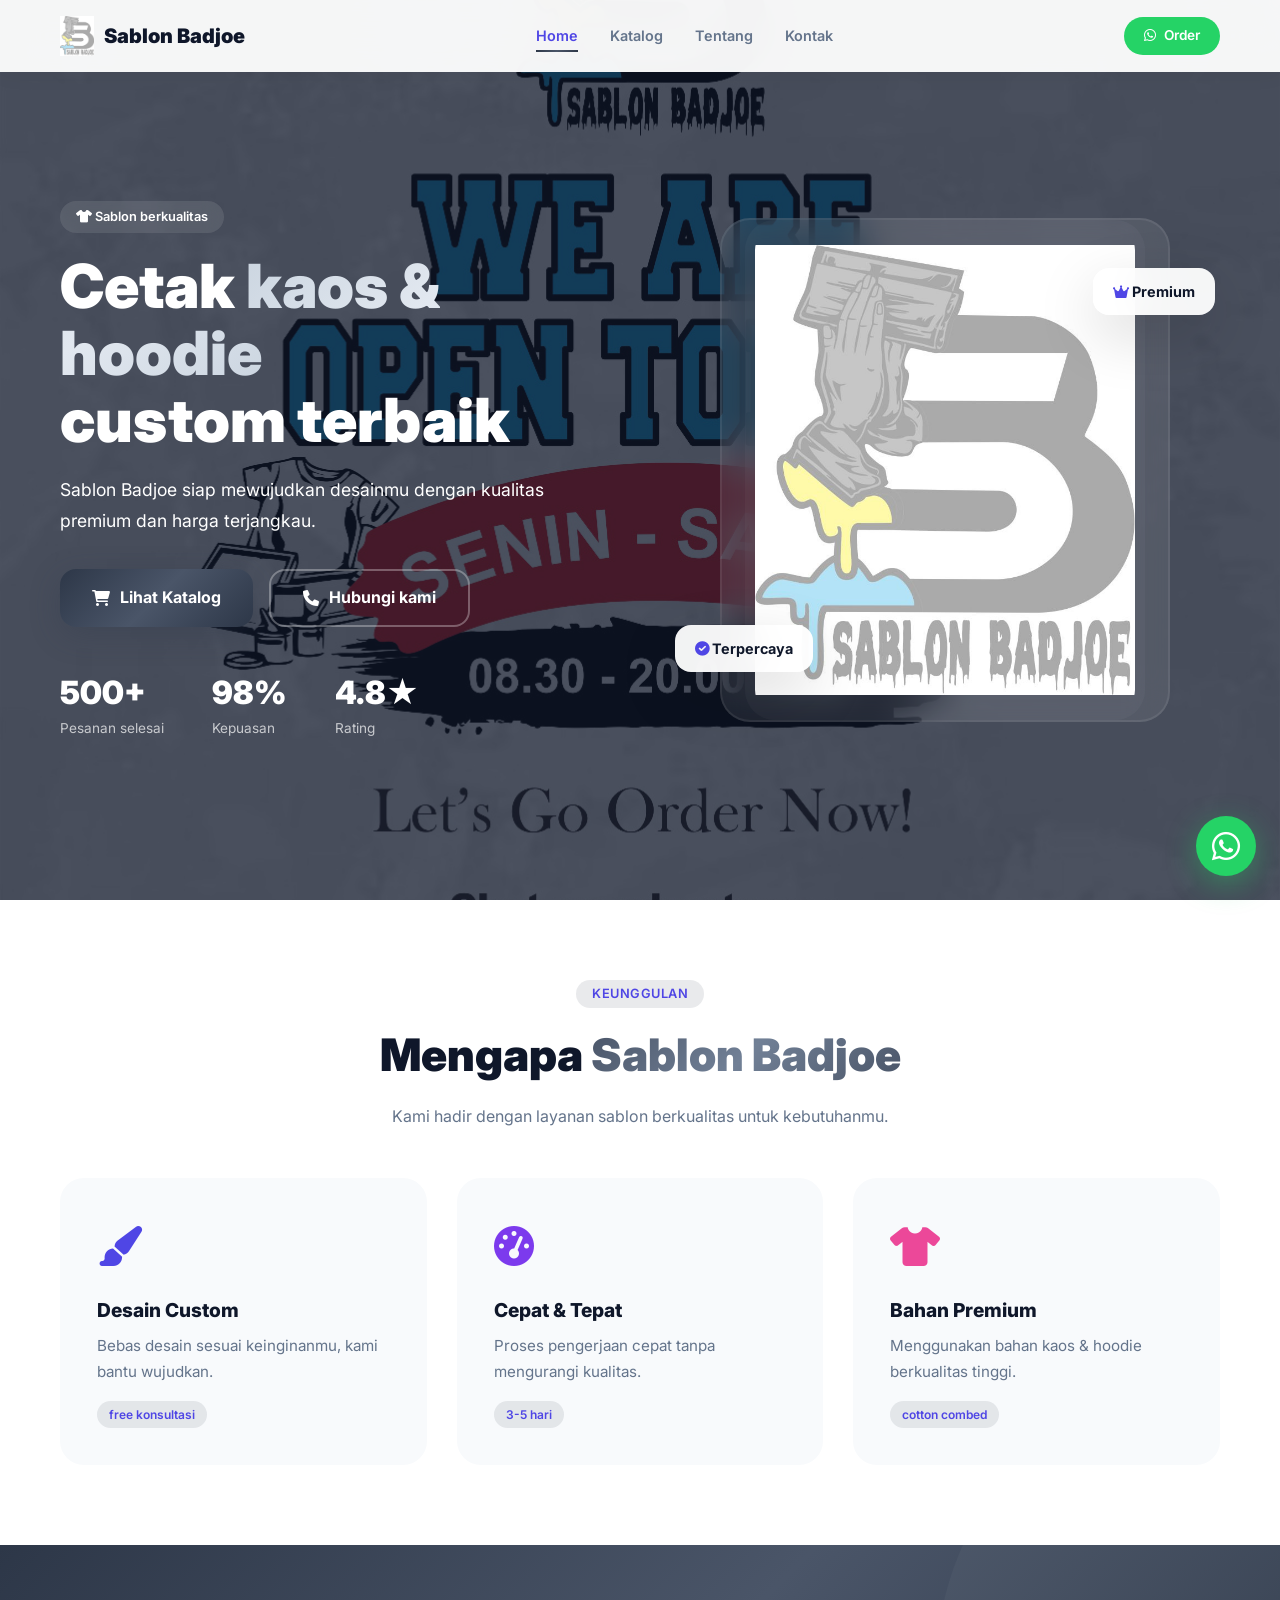
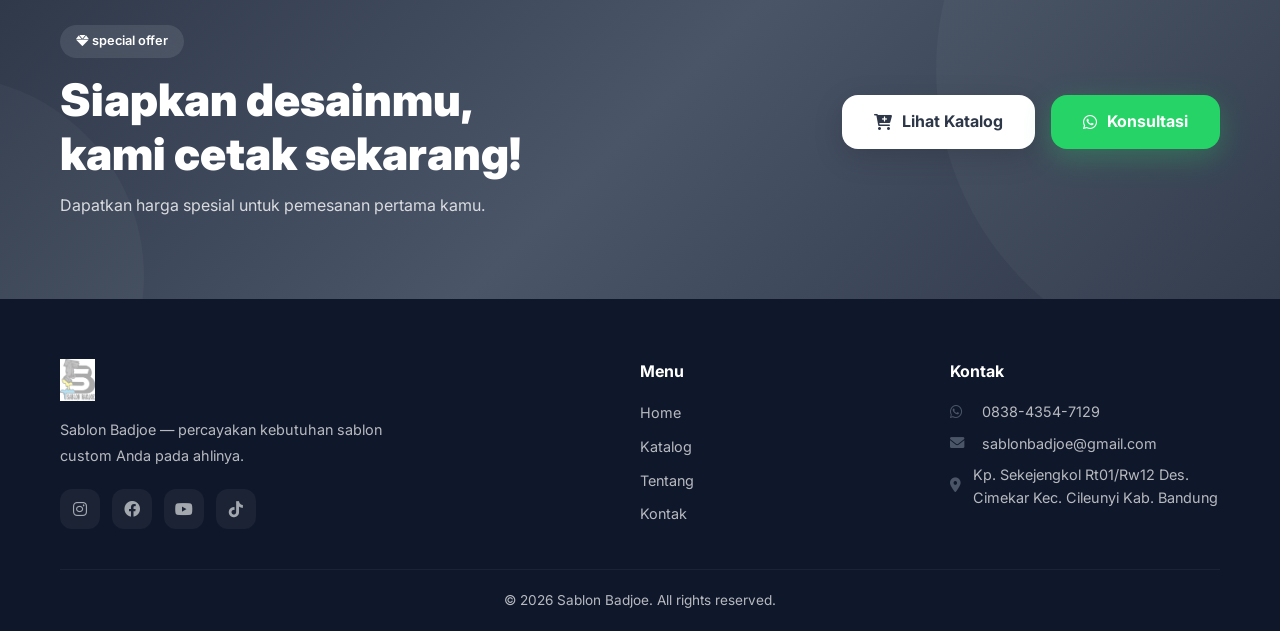
<file: index.html>
<!DOCTYPE html>
<html lang="en">
<head>
  <meta charset="UTF-8" />
  <meta name="viewport" content="width=device-width, initial-scale=1.0"/>
  <title>Sablon Badjoe · Landing</title>
  <!-- Font Awesome 6 -->
  <link rel="stylesheet" href="https://cdnjs.cloudflare.com/ajax/libs/font-awesome/6.0.0-beta3/css/all.min.css" />
  <!-- Google Font Inter -->
  <link href="https://fonts.googleapis.com/css2?family=Inter:opsz,wght@14..32,400;14..32,600;14..32,700;14..32,800;14..32,900&display=swap" rel="stylesheet" />
  <!-- CSS terpisah -->
  <link rel="stylesheet" href="css/style.css" />
</head>
<body>

  <!-- ========== NAVBAR ========== -->
  <nav class="navbar" id="navbar">
    <div class="container">
      <a href="index.html" class="navbar-brand">
        <img src="images/logo.jpeg" alt="Sablon Badjoe" class="logo-img" />
        <span>Sablon Badjoe</span>
      </a>
      <div class="navbar-menu" id="navbarMenu">
        <a href="index.html" class="active">Home</a>
        <a href="katalog.html">Katalog</a>
        <a href="tentang.html">Tentang</a>
        <a href="kontak.html">Kontak</a>
      </div>
      <div class="navbar-actions">
        <a href="https://wa.me/6283843547129" target="_blank" class="btn-wa"><i class="fab fa-whatsapp"></i> <span>Order</span></a>
        <button class="menu-toggle" id="menuToggle" aria-label="Toggle menu">
          <i class="fas fa-bars"></i>
        </button>
      </div>
    </div>
  </nav>

  <!-- ========== HERO ========== -->
  <section class="hero" id="home">
    <!-- Background Image -->
    <div class="hero-bg-image"></div>
    <div class="hero-overlay"></div>
    <div class="container">
      <div class="hero-content">
        <div class="hero-text">
          <span class="badge"><i class="fas fa-tshirt"></i> Sablon berkualitas</span>
          <h1>Cetak <span class="highlight">kaos & hoodie</span><br />custom terbaik</h1>
          <p>Sablon Badjoe siap mewujudkan desainmu dengan kualitas premium dan harga terjangkau.</p>
          <div class="hero-buttons">
            <a href="katalog.html" class="btn-primary"><i class="fas fa-shopping-cart"></i> Lihat Katalog</a>
            <a href="kontak.html" class="btn-secondary"><i class="fas fa-phone"></i> Hubungi kami</a>
          </div>
          <div class="hero-stats">
            <div class="stat"><span class="number">500+</span><span class="label">Pesanan selesai</span></div>
            <div class="stat"><span class="number">98%</span><span class="label">Kepuasan</span></div>
            <div class="stat"><span class="number">4.8★</span><span class="label">Rating</span></div>
          </div>
        </div>
        <div class="hero-image">
          <div class="hero-image-wrapper">
            <div class="hero-image-placeholder">
              <img src="images/logo.jpeg" alt="Sablon Badjoe" />
            </div>
            <div class="floating-badge badge-1"><i class="fas fa-crown"></i> Premium</div>
            <div class="floating-badge badge-2"><i class="fas fa-check-circle"></i> Terpercaya</div>
          </div>
        </div>
      </div>
    </div>
  </section>

  <!-- ========== FEATURES ========== -->
  <section class="features" id="features">
    <div class="container">
      <div class="section-header">
        <span class="section-tag">keunggulan</span>
        <h2>Mengapa <span class="highlight">Sablon Badjoe</span></h2>
        <p>Kami hadir dengan layanan sablon berkualitas untuk kebutuhanmu.</p>
      </div>
      <div class="features-grid">
        <div class="feature-card">
          <div class="feature-icon"><i class="fas fa-paint-brush" style="color:#4F46E5;"></i></div>
          <h4>Desain Custom</h4>
          <p>Bebas desain sesuai keinginanmu, kami bantu wujudkan.</p>
          <span class="feature-tag">free konsultasi</span>
        </div>
        <div class="feature-card">
          <div class="feature-icon"><i class="fas fa-tachometer-alt" style="color:#7C3AED;"></i></div>
          <h4>Cepat & Tepat</h4>
          <p>Proses pengerjaan cepat tanpa mengurangi kualitas.</p>
          <span class="feature-tag">3-5 hari</span>
        </div>
        <div class="feature-card">
          <div class="feature-icon"><i class="fas fa-tshirt" style="color:#EC4899;"></i></div>
          <h4>Bahan Premium</h4>
          <p>Menggunakan bahan kaos & hoodie berkualitas tinggi.</p>
          <span class="feature-tag">cotton combed</span>
        </div>
      </div>
    </div>
  </section>

  <!-- ========== CTA ========== -->
  <section class="cta">
    <div class="container">
      <div class="cta-content">
        <div class="cta-text">
          <span class="badge"><i class="fas fa-gem"></i> special offer</span>
          <h2>Siapkan desainmu,<br />kami cetak sekarang!</h2>
          <p>Dapatkan harga spesial untuk pemesanan pertama kamu.</p>
        </div>
        <div class="cta-buttons">
          <a href="katalog.html" class="btn-primary"><i class="fas fa-cart-plus"></i> Lihat Katalog</a>
          <a href="https://wa.me/6283843547129" target="_blank" class="btn-wa-large"><i class="fab fa-whatsapp"></i> Konsultasi</a>
        </div>
      </div>
    </div>
  </section>

  <!-- ========== FOOTER ========== -->
  <footer class="footer">
    <div class="container">
      <div class="footer-grid">
        <div class="footer-brand">
          <img src="images/logo.jpeg" alt="Sablon Badjoe" class="logo-img" />
          <p>Sablon Badjoe — percayakan kebutuhan sablon custom Anda pada ahlinya.</p>
          <div class="footer-social">
            <a href="#"><i class="fab fa-instagram"></i></a>
            <a href="#"><i class="fab fa-facebook"></i></a>
            <a href="#"><i class="fab fa-youtube"></i></a>
            <a href="#"><i class="fab fa-tiktok"></i></a>
          </div>
        </div>
        <div class="footer-menu">
          <h4>Menu</h4>
          <ul>
            <li><a href="index.html">Home</a></li>
            <li><a href="katalog.html">Katalog</a></li>
            <li><a href="tentang.html">Tentang</a></li>
            <li><a href="kontak.html">Kontak</a></li>
          </ul>
        </div>
        <div class="footer-contact">
          <h4>Kontak</h4>
          <ul>
            <li><i class="fab fa-whatsapp"></i> <a href="https://wa.me/6283843547129" target="_blank">0838-4354-7129</a></li>
            <li><i class="fas fa-envelope"></i> sablonbadjoe@gmail.com</li>
            <li><i class="fas fa-map-marker-alt"></i> Kp. Sekejengkol Rt01/Rw12 Des. Cimekar Kec. Cileunyi Kab. Bandung</li>
          </ul>
        </div>
      </div>
      <div class="footer-bottom">
        <p>&copy; 2026 Sablon Badjoe. All rights reserved.</p>
      </div>
    </div>
  </footer>

  <!-- ========== FLOATING WA ========== -->
  <a href="https://wa.me/6283843547129" target="_blank" class="floating-wa" aria-label="WhatsApp">
    <i class="fab fa-whatsapp"></i>
  </a>

  <!-- ========== JS ========== -->
  <script>
    // Navbar scroll effect
    window.addEventListener('scroll', function() {
      const navbar = document.getElementById('navbar');
      if (window.scrollY > 50) {
        navbar.classList.add('scrolled');
      } else {
        navbar.classList.remove('scrolled');
      }
    });

    // Mobile menu toggle
    document.getElementById('menuToggle').addEventListener('click', function() {
      const menu = document.getElementById('navbarMenu');
      menu.classList.toggle('open');
    });

    // Close mobile menu on link click
    document.querySelectorAll('.navbar-menu a').forEach(link => {
      link.addEventListener('click', () => {
        document.getElementById('navbarMenu').classList.remove('open');
      });
    });
  </script>
</body>
</html>
</file>
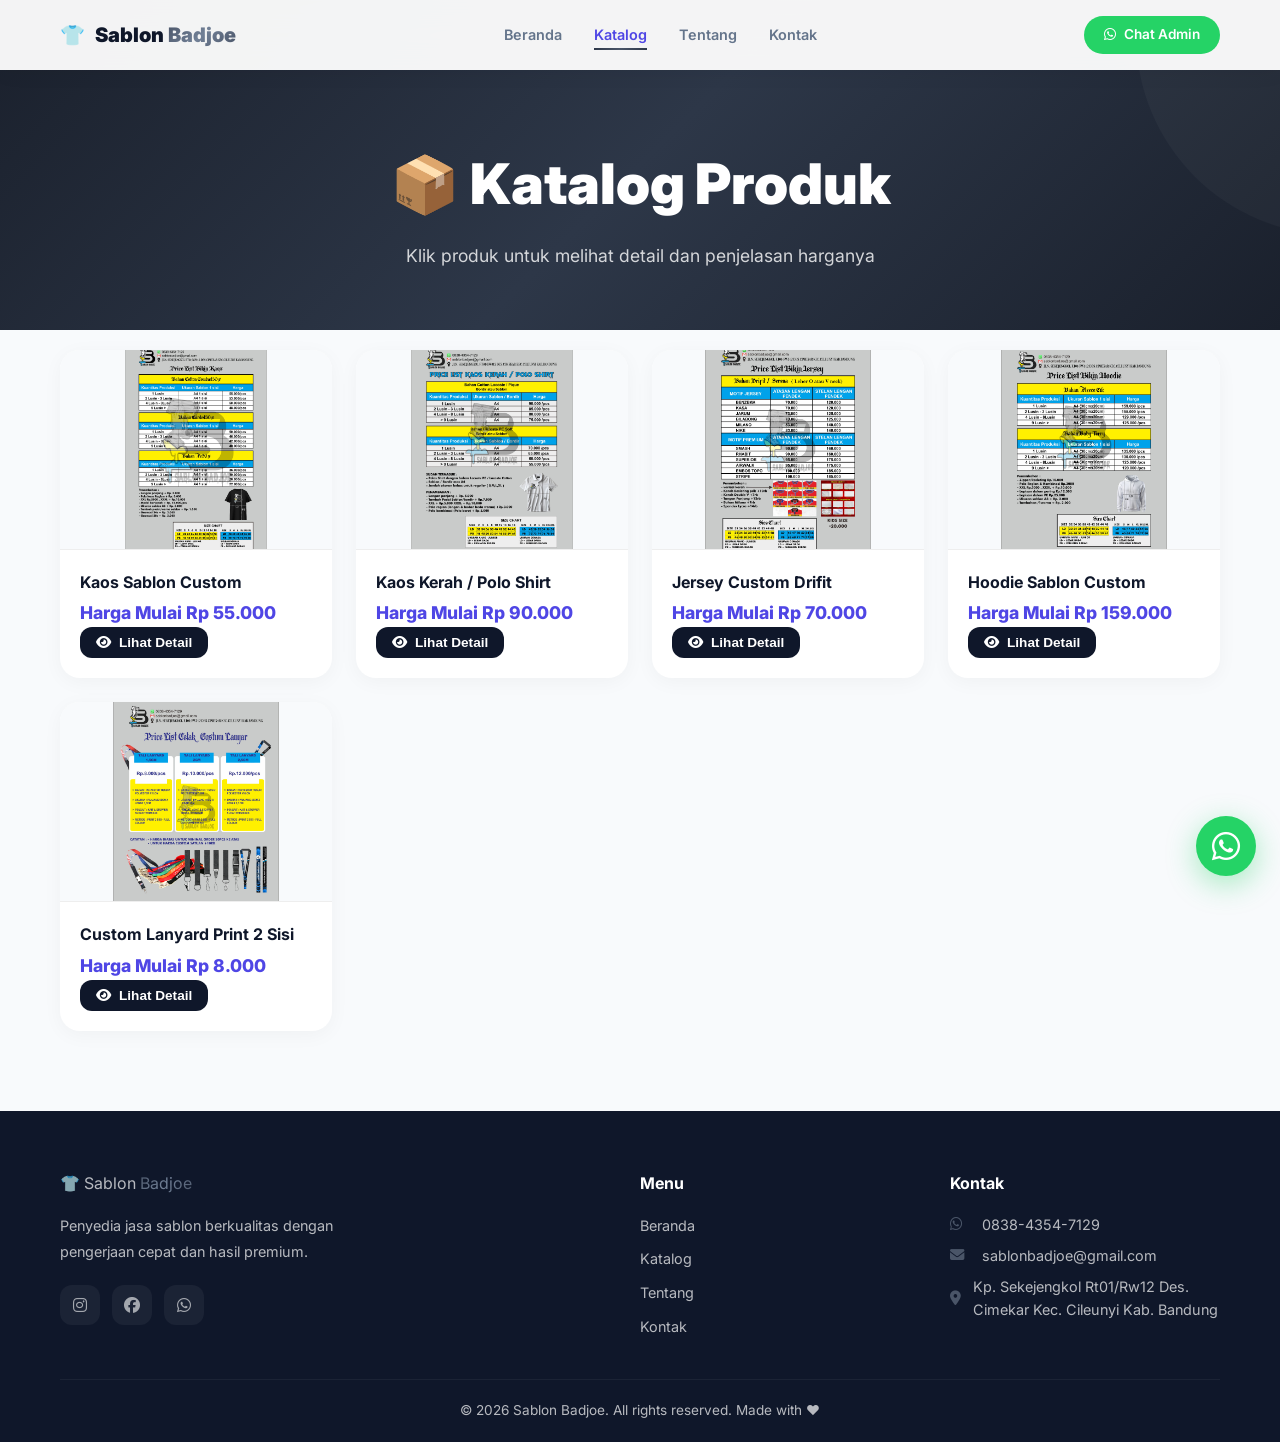
<file: katalog.html>
<!DOCTYPE html>
<html lang="id">
<head>
    <meta charset="UTF-8">
    <meta name="viewport" content="width=device-width, initial-scale=1.0">
    <title>Katalog - Sablon Badjoe</title>
    
    <!-- CSS Utama -->
    <link rel="stylesheet" href="css/style.css" />
    
    <!-- CSS Khusus Katalog -->
    <link rel="stylesheet" href="css/katalog.css" />
    
    <!-- Font Awesome -->
    <link rel="stylesheet" href="https://cdnjs.cloudflare.com/ajax/libs/font-awesome/6.5.1/css/all.min.css" />
    
    <!-- Google Fonts -->
    <link href="https://fonts.googleapis.com/css2?family=Inter:wght@400;500;600;700;800;900&display=swap" rel="stylesheet" />
</head>
<body>

    <!-- ====== NAVBAR ====== -->
    <nav id="navbar" class="navbar">
        <div class="container">
            <div class="navbar-brand">
                <span class="logo-icon">👕</span>
                <span class="logo-text">Sablon <span class="highlight">Badjoe</span></span>
            </div>
            <div class="navbar-menu" id="navbarMenu">
                <a href="index.html">Beranda</a>
                <a href="katalog.html" class="active">Katalog</a>
                <a href="tentang.html">Tentang</a>
                <a href="kontak.html">Kontak</a>
            </div>
            <div class="navbar-actions">
                <a href="https://wa.me/6283843547129" target="_blank" class="btn-wa">
                    <i class="fab fa-whatsapp"></i> Chat Admin
                </a>
                <button class="menu-toggle" id="menuToggle">
                    <i class="fas fa-bars"></i>
                </button>
            </div>
        </div>
    </nav>

    <!-- ====== PAGE HERO ====== -->
    <section class="page-hero">
        <div class="container">
            <h1>📦 Katalog Produk</h1>
            <p>Klik produk untuk melihat detail dan penjelasan harganya</p>
        </div>
    </section>

    <!-- ====== PRODUCTS GRID ====== -->
    <section class="catalog-products" style="margin-top: -20px;">
        <div class="container">
            <div class="products-grid" id="productGrid">
                <!-- Produk akan diisi oleh JavaScript -->
            </div>
        </div>
    </section>

    <!-- ====== MODAL DETAIL PRODUK ====== -->
    <div id="productModal" class="modal">
        <div class="modal-content">
            <span class="close-btn" onclick="closeModal()">&times;</span>
            <div id="modalImageContainer" class="modal-image"></div>
            <h3 id="modalTitle">Judul Produk</h3>
            <div id="modalPrice" class="price">Rp 0</div>
            
            <!-- Tempat deskripsi ditampilkan (Bisa HTML) -->
            <div id="modalDesc"></div>
            
            <button id="modalOrderBtn" class="btn-order">
                <i class="fab fa-whatsapp"></i> Pesan Sekarang
            </button>
        </div>
    </div>

    <!-- ====== FOOTER ====== -->
    <footer class="footer">
        <div class="container">
            <div class="footer-grid">
                <div class="footer-brand">
                    <span class="logo-icon">👕</span>
                    <span class="logo-text">Sablon <span class="highlight">Badjoe</span></span>
                    <p>Penyedia jasa sablon berkualitas dengan pengerjaan cepat dan hasil premium.</p>
                    <div class="footer-social">
                        <a href="#"><i class="fab fa-instagram"></i></a>
                        <a href="#"><i class="fab fa-facebook"></i></a>
                        <a href="https://wa.me/6283843547129" target="_blank"><i class="fab fa-whatsapp"></i></a>
                    </div>
                </div>
                <div class="footer-menu">
                    <h4>Menu</h4>
                    <ul>
                        <li><a href="index.html">Beranda</a></li>
                        <li><a href="katalog.html">Katalog</a></li>
                        <li><a href="tentang.html">Tentang</a></li>
                        <li><a href="kontak.html">Kontak</a></li>
                    </ul>
                </div>
                <div class="footer-contact">
                    <h4>Kontak</h4>
                    <ul>
                        <li><i class="fab fa-whatsapp"></i> <a href="https://wa.me/6283843547129">0838-4354-7129</a></li>
                        <li><i class="fas fa-envelope"></i> sablonbadjoe@gmail.com</li>
                        <li><i class="fas fa-map-marker-alt"></i> Kp. Sekejengkol Rt01/Rw12 Des. Cimekar Kec. Cileunyi Kab. Bandung</li>
                    </ul>
                </div>
            </div>
            <div class="footer-bottom">
                <p>&copy; 2026 Sablon Badjoe. All rights reserved. Made with ❤️</p>
            </div>
        </div>
    </footer>

    <!-- ====== FLOATING WA ====== -->
    <a href="https://wa.me/6283843547129" target="_blank" class="floating-wa">
        <i class="fab fa-whatsapp"></i>
    </a>

    <!-- ====== SCRIPTS ====== -->
    <script src="js/script.js"></script>
    <script>
        // Data Produk 
        const products = [
            {
                id: 1,
                name: "Kaos Sablon Custom",
                price: 55000,
                image: "images/pricis bikin kaos.jpeg",
                description: `
                <div class="deskripsi-produk">
                    <p>Bikin kaos sablon custom untuk acara, komunitas, atau <em>brand</em> kamu di <strong>Sablon Badjoe</strong>. Kami menyediakan berbagai pilihan bahan dengan harga terjangkau. Harga yang tertera sudah termasuk sablon 1 sisi (ukuran A4).</p>

                    <h4>Pilihan Bahan & Harga (Tergantung Kuantitas):</h4>
                    <ul>
                        <li><strong>Cotton Combed 30s:</strong> Rp 48.000 - Rp 55.000 / pcs</li>
                        <li><strong>Carded 30s:</strong> Rp 40.000 - Rp 50.000 / pcs</li>
                        <li><strong>PE 30s:</strong> Rp 22.000 - Rp 36.000 / pcs</li>
                    </ul>

                    <h4>Spesifikasi:</h4>
                    <ul>
                        <li>Termasuk Sablon 1 Sisi ukuran A4</li>
                        <li>Tersedia panduan ukuran (<em>Size Chart</em>) untuk Anak - Junior (Size 2 - 18) dan Dewasa (S, M, L, XL, 2XL, 3XL)</li>
                    </ul>

                    <h4>Kustomisasi Tambahan (Opsional):</h4>
                    <ul>
                        <li><strong>Model:</strong> Lengan panjang (+Rp 5.000) | Pola Kaos Raglan (+Rp 3.000) | Model berkerah (+Rp 15.000/pcs)</li>
                        <li><strong>Upsize:</strong> XXL (+Rp 5.000) | XXXL (+Rp 10.000)</li>
                        <li><strong>Upgrade Ketebalan (Gramasi):</strong> 24s (+Rp 2.000) | 20s (+Rp 3.000)</li>
                        <li><strong>Upgrade Sablon:</strong> Ukuran A3 (+Rp 3.000) | Tambah posisi/warna sablon (+Rp 1.500)</li>
                    </ul>
                </div>`
            },
            {
                id: 2,
                name: "Kaos Kerah / Polo Shirt",
                price: 90000,
                image: "images/kaos kerah.jpeg",
                description: `
                <div class="deskripsi-produk">
                    <p>Tampil lebih profesional dan rapi dengan <strong>Kaos Kerah / Polo Shirt</strong> custom dari <strong>Sablon Badjoe</strong>. Sangat cocok untuk seragam panitia, pakaian kerja, atau <em>merchandise</em> premium. Anda bebas memilih menggunakan aplikasi sablon maupun bordir!</p>

                    <h4>Pilihan Bahan & Harga (Tergantung Kuantitas):</h4>
                    <ul>
                        <li><strong>Cotton Lacoste / Pique:</strong> Rp 75.000 - Rp 90.000 / pcs</li>
                        <li><strong>Lacoste PE Soft:</strong> Rp 55.000 - Rp 70.000 / pcs</li>
                    </ul>

                    <h4>Harga Sudah Termasuk:</h4>
                    <ul>
                        <li>Aplikasi Sablon atau Bordir (Maksimal ukuran A4)</li>
                        <li>Bebas pilih jumlah komposisi ukuran untuk <em>size</em> reguler (S, M, L, XL)</li>
                        <li>Panduan ukuran (<em>Size Chart</em>) tersedia untuk Anak - Junior (Size 2 - 18) dan Dewasa (S - 3XL)</li>
                    </ul>

                    <h4>Kustomisasi Tambahan (Opsional):</h4>
                    <ul>
                        <li><strong>Model Tangan & Pola:</strong> Lengan panjang (+Rp 5.000) | Pola reglan beda warna (+Rp 3.000) | Pola kombinasi baru (+Rp 5.000)</li>
                        <li><strong>Upsize:</strong> XXL (+Rp 5.000) | XXXL (+Rp 10.000)</li>
                        <li><strong>Upgrade Desain:</strong> Tambah posisi sablon / bordir (+Rp 7.000)</li>
                    </ul>
                </div>`
            },
            {
                id: 3,
                name: "Jersey Custom Drifit",
                price: 70000,
                image: "images/jersi.jpeg",
                description: `
                <div class="deskripsi-produk">
                    <p>Bikin jersey tim olahraga kebanggaanmu di <strong>Sablon Badjoe</strong>! Kami menggunakan bahan Drifit / Serena yang adem, menyerap keringat, dan nyaman untuk berolahraga. Tersedia pilihan pesanan untuk atasan saja atau setelan lengkap.</p>

                    <h4>Pilihan Motif Standar & Harga:</h4>
                    <p><em>Pilihan Motif: Benzema, Kasa, Jarum, Bilabong, Milano, Nike</em></p>
                    <ul>
                        <li><strong>Atasan Lengan Pendek:</strong> Rp 70.000 - Rp 83.000 / pcs</li>
                        <li><strong>Setelan Lengan Pendek:</strong> Rp 120.000 - Rp 140.000 / set</li>
                    </ul>

                    <h4>Pilihan Motif Premium & Harga:</h4>
                    <p><em>Pilihan Motif: Smash, Rhabit, Superior, Airwalk, Embos Topo, Stripe</em></p>
                    <ul>
                        <li><strong>Atasan Lengan Pendek:</strong> Rp 90.000 - Rp 100.000 / pcs</li>
                        <li><strong>Setelan Lengan Pendek:</strong> Rp 160.000 - Rp 185.000 / set</li>
                    </ul>

                    <h4>Spesifikasi & Kustomisasi Tambahan:</h4>
                    <ul>
                        <li><strong>Kerah Standar (Gratis):</strong> Leher O (O-Neck) atau V-Neck</li>
                        <li><strong>Variasi Kerah:</strong> Kerah Double V (+Rp 7.000) | Kerah Resleting pendek (+Rp 10.000) | <em>*Tersedia banyak variasi kerah Polo/Shanghai lainnya dengan biaya tambahan menyesuaikan model.</em></li>
                        <li><strong>Model & Bahan:</strong> Tangan Panjang (+Rp 12.000) | Upgrade Bahan Milano (+Rp 7.000) | Spandex Lycra (+Rp 14.000)</li>
                    </ul>

                    <h4>Informasi Ukuran (Size Chart):</h4>
                    <ul>
                        <li>Tersedia panduan ukuran untuk Anak - Junior (Size 32 - 48) dan Dewasa (S - 3XL).</li>
                        <li><strong>KIDS SIZE:</strong> Dapatkan potongan harga <strong>- Rp 20.000</strong> khusus untuk pesanan ukuran anak-anak!</li>
                    </ul>
                </div>`
            },
            {
                id: 4,
                name: "Hoodie Sablon Custom",
                price: 159000,
                image: "images/hoodie.jpeg",
                description: `
                <div class="deskripsi-produk">
                    <p>Wujudkan desain hoodie impianmu dengan layanan custom dari <strong>Sablon Badjoe</strong>! Kami memproduksi hoodie berkualitas yang nyaman dipakai dengan pilihan bahan premium. Harga yang tertera sudah termasuk sablon 1 sisi (ukuran A4), sangat cocok untuk kebutuhan komunitas, event, atau <em>brand clothing</em> Anda.</p>

                    <h4>Pilihan Bahan & Harga (Tergantung Kuantitas):</h4>
                    <ul>
                        <li><strong>Bahan Fleece CVC:</strong> Rp 125.000 - Rp 159.000 / pcs</li>
                        <li><strong>Bahan Baby Terry:</strong> Rp 120.000 - Rp 135.000 / pcs</li>
                    </ul>

                    <h4>Spesifikasi:</h4>
                    <ul>
                        <li>Termasuk Sablon 1 Sisi ukuran A4 (30cm x 20cm)</li>
                        <li>Tersedia panduan ukuran (<em>Size Chart</em>) lengkap untuk Anak-anak hingga Dewasa (S, M, L, XL, 2XL, 3XL)</li>
                    </ul>

                    <h4>Kustomisasi Tambahan (Opsional):</h4>
                    <ul>
                        <li><strong>Aksesoris:</strong> Zipper / Resleting (+Rp 10.000)</li>
                        <li><strong>Pola:</strong> Reglan & Kombinasi (+Rp 3.000)</li>
                        <li><strong>Upsize:</strong> XXL (+Rp 5.000) | XXXL (+Rp 10.000)</li>
                        <li><strong>Furing:</strong> Lapisan dalam puring (+Rp 12.500) | Lapisan PE (+Rp 25.000)</li>
                        <li><strong>Upgrade Sablon:</strong> Ukuran A3 (+Rp 3.000) | Tambah 1 Warna (+Rp 2.000)</li>
                    </ul>
                </div>` 
            },
            {
                id: 5,
                name: "Custom Lanyard Print 2 Sisi",
                price: 8000,
                image: "images/lanyad.jpeg",
                description: `
                <div class="deskripsi-produk">
                    <p>Cetak tali lanyard custom desain sesukamu di <strong>Sablon Badjoe</strong>! Sangat cocok untuk kebutuhan identitas perusahaan, sekolah, event, komunitas, atau panitia acara.</p>

                    <h4>Pilihan Ukuran Lebar & Harga:</h4>
                    <ul>
                        <li><strong>Lanyard 1,5 CM (Panjang 90cm x Lebar 1,5cm):</strong> Rp 8.000 / pcs</li>
                        <li><strong>Lanyard 2 CM (Panjang 45cm x Lebar 2cm):</strong> Rp 10.000 / pcs</li>
                        <li><strong>Lanyard 2,5 CM (Panjang 45cm x Lebar 2,5cm):</strong> Rp 12.000 / pcs</li>
                    </ul>

                    <h4>Spesifikasi & Kelengkapan:</h4>
                    <ul>
                        <li><strong>Bahan:</strong> Polyester Tissue / Polyester Nylon berkualitas tinggi</li>
                        <li><strong>Metode Cetak:</strong> Print 2 Sisi (Full Colour / Separasi)</li>
                        <li><strong>Kelengkapan:</strong> Pengait (Kait) & Stopper sudah termasuk (gratis)</li>
                    </ul>

                    <h4>Ketentuan Pemesanan:</h4>
                    <ul>
                        <li>Harga di atas berlaku untuk <strong>minimal order 20 pcs ke atas</strong>.</li>
                        <li>Untuk pemesanan custom satuan (di bawah ketentuan), dikenakan biaya tambahan sebesar +Rp 10.000 / pcs.</li>
                    </ul>
                </div>`
            }
        ];

        // Render Produk ke dalam Grid
        function renderProducts(productsData) {
            const grid = document.getElementById('productGrid');
            if (!grid) return;
            
            grid.innerHTML = productsData.map(product => `
                <div class="product-card" onclick="openModal(${product.id})">
                    <div class="product-image" style="padding: 0; overflow: hidden; background: #f8fafc; border-bottom: 1px solid #eee;">
                        <img src="${product.image}" class="card-img" alt="${product.name}">
                    </div>
                    <div class="product-info">
                        <h4>${product.name}</h4>
                        <div class="price">Harga Mulai Rp ${new Intl.NumberFormat('id-ID').format(product.price)}</div>
                        <button class="btn-order" style="background: #0f172a; color: white;">
                            <i class="fas fa-eye"></i> Lihat Detail
                        </button>
                    </div>
                </div>
            `).join('');
        }

        // Fungsi Membuka Modal (Popup)
        function openModal(id) {
            const product = products.find(p => p.id === id);
            if(!product) return;
            
            // Isi konten modal (Gambar menyesuaikan modal)
            document.getElementById('modalImageContainer').innerHTML = `<img src="${product.image}" alt="${product.name}">`;
            document.getElementById('modalTitle').innerText = product.name;
            document.getElementById('modalPrice').innerText = `Harga Mulai: Rp ${new Intl.NumberFormat('id-ID').format(product.price)}`;
            
            // Menggunakan innerHTML agar tag HTML pada deskripsi dapat terbaca dengan baik
            document.getElementById('modalDesc').innerHTML = product.description;
            
            // Atur tombol pesan di dalam modal
            const orderBtn = document.getElementById('modalOrderBtn');
            orderBtn.onclick = function() { orderProduct(product.name, product.price); };
            
            // Tampilkan modal
            document.getElementById('productModal').style.display = 'block';
        }

        // Fungsi Menutup Modal
        function closeModal() {
            document.getElementById('productModal').style.display = 'none';
        }

        // Tutup modal jika user mengeklik area gelap di luar modal
        window.onclick = function(event) {
            const modal = document.getElementById('productModal');
            if (event.target == modal) {
                closeModal();
            }
        }

        // Order via WhatsApp
        function orderProduct(name, price) {
            const message = `Halo Admin Sablon Badjoe!%0A%0A*Saya tertarik dengan produk ini:*%0A%0A📦 *${name}*%0A📝 Saya ingin bertanya lebih lanjut terkait pemesanan dan harganya.%0A%0ATerima kasih! 🙏`;
            window.open(`https://wa.me/6283843547129?text=${message}`, '_blank');
        }

        // Init pertama kali halaman dimuat
        document.addEventListener('DOMContentLoaded', function() {
            renderProducts(products);
        });
    </script>
</body>
</html>
</file>
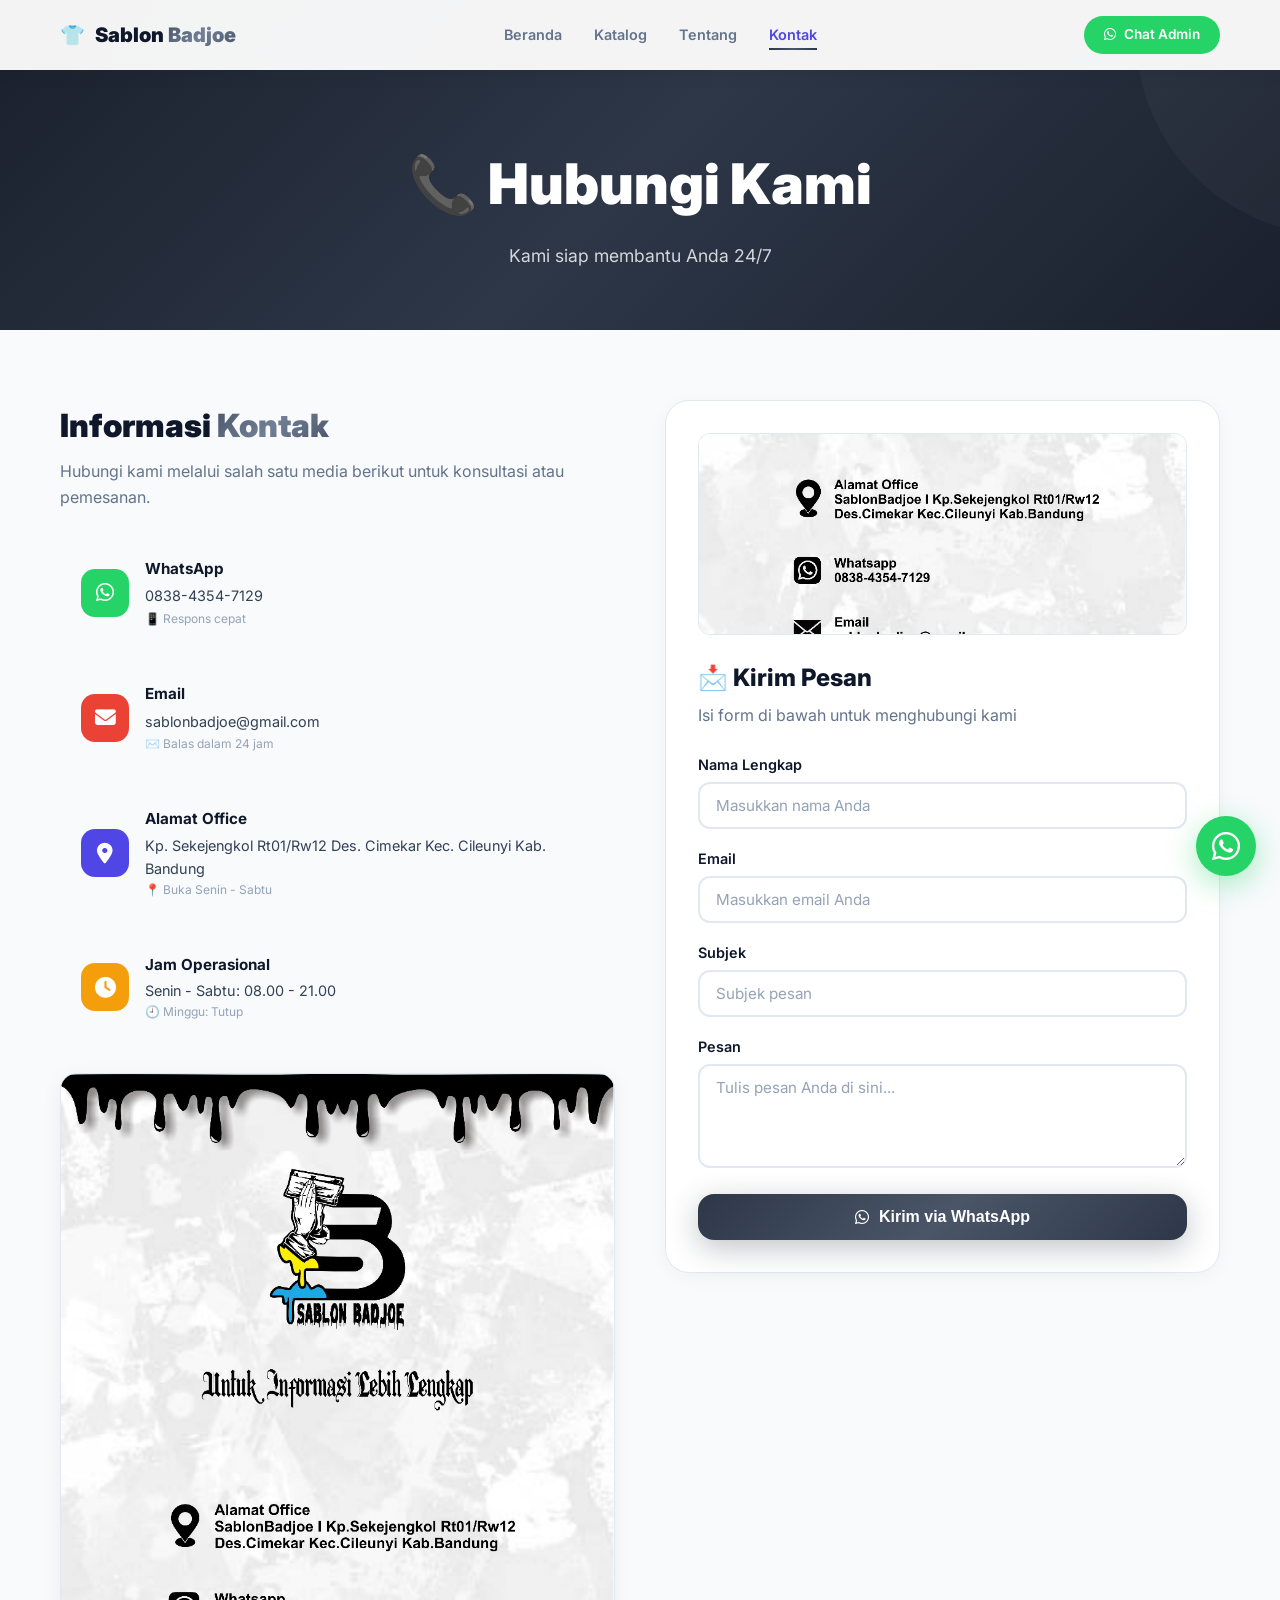
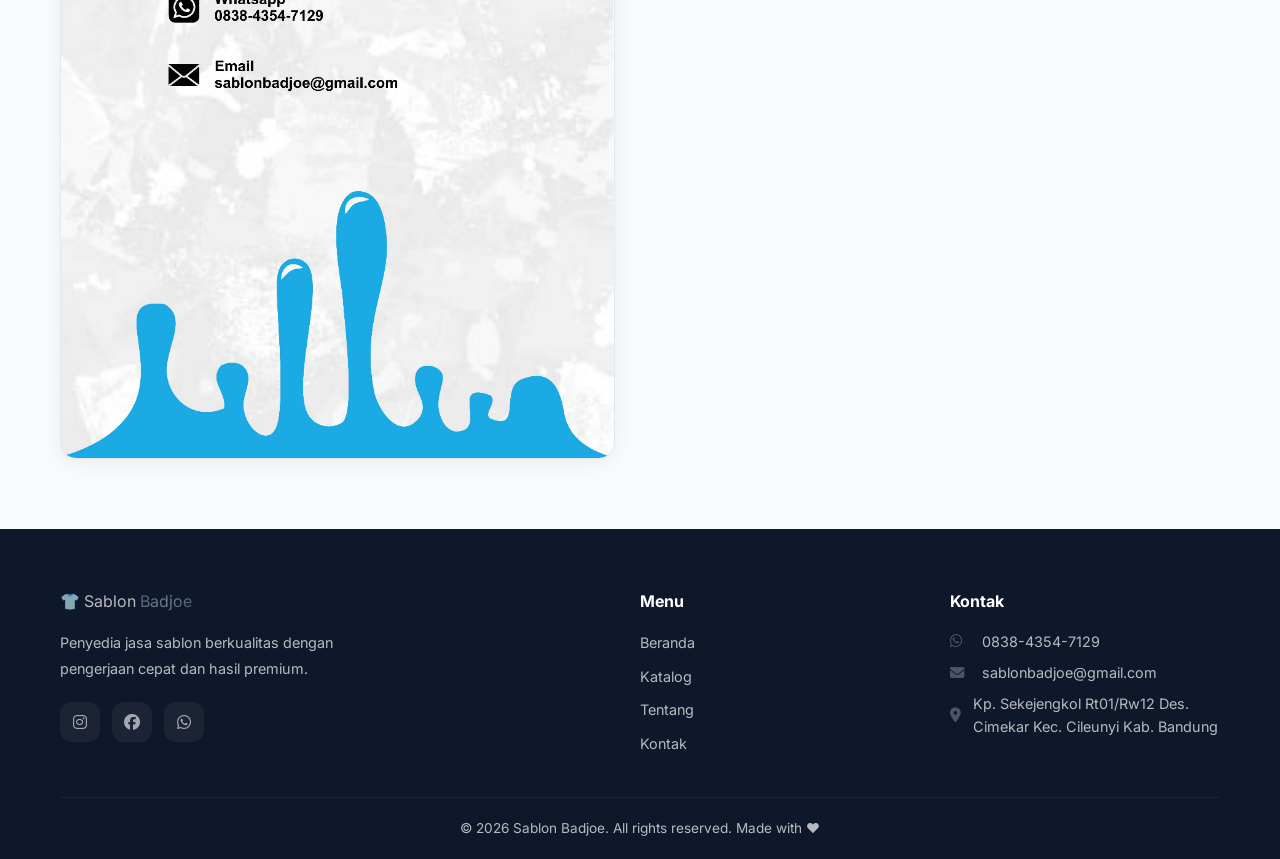
<file: kontak.html>
<!DOCTYPE html>
<html lang="id">
<head>
    <meta charset="UTF-8" />
    <meta name="viewport" content="width=device-width, initial-scale=1.0"/>
    <title>Kontak - Sablon Badjoe</title>
    
    <!-- CSS Utama -->
    <link rel="stylesheet" href="css/style.css" />
    
    <!-- CSS Khusus Kontak -->
    <link rel="stylesheet" href="css/kontak.css" />
    
    <!-- Font Awesome -->
    <link rel="stylesheet" href="https://cdnjs.cloudflare.com/ajax/libs/font-awesome/6.5.1/css/all.min.css" />
    
    <!-- Google Fonts -->
    <link href="https://fonts.googleapis.com/css2?family=Inter:wght@400;500;600;700;800;900&display=swap" rel="stylesheet" />
</head>
<body>

    <!-- ====== NAVBAR ====== -->
    <nav id="navbar" class="navbar">
        <div class="container">
            <div class="navbar-brand">
                <span class="logo-icon">👕</span>
                <span class="logo-text">Sablon <span class="highlight">Badjoe</span></span>
            </div>
            <div class="navbar-menu" id="navbarMenu">
                <a href="index.html">Beranda</a>
                <a href="katalog.html">Katalog</a>
                <a href="tentang.html">Tentang</a>
                <a href="kontak.html" class="active">Kontak</a>
            </div>
            <div class="navbar-actions">
                <a href="https://wa.me/6283843547129" target="_blank" class="btn-wa">
                    <i class="fab fa-whatsapp"></i> Chat Admin
                </a>
                <button class="menu-toggle" id="menuToggle">
                    <i class="fas fa-bars"></i>
                </button>
            </div>
        </div>
    </nav>

    <!-- ====== PAGE HERO ====== -->
    <section class="page-hero">
        <div class="container">
            <h1>📞 Hubungi Kami</h1>
            <p>Kami siap membantu Anda 24/7</p>
        </div>
    </section>

    <!-- ====== KONTAK CONTENT ====== -->
    <section style="padding: 70px 0;">
        <div class="container">

            <div class="contact-grid">

                <!-- KIRI: Info Kontak & Gambar -->
                <div>
                    <h2 style="font-size: 2rem; font-weight: 900; margin-bottom: 8px;">
                        Informasi <span class="highlight">Kontak</span>
                    </h2>
                    <p style="color: #64748b; margin-bottom: 30px;">
                        Hubungi kami melalui salah satu media berikut untuk konsultasi atau pemesanan.
                    </p>

                    <div class="contact-info-list" style="margin-bottom: 35px;">

                        <!-- WhatsApp -->
                        <div class="contact-item">
                            <div class="icon-box" style="background: #25D366;">
                                <i class="fab fa-whatsapp"></i>
                            </div>
                            <div class="info">
                                <h4>WhatsApp</h4>
                                <a href="https://wa.me/6283843547129" target="_blank">0838-4354-7129</a>
                                <div class="small">📱 Respons cepat</div>
                            </div>
                        </div>

                        <!-- Email -->
                        <div class="contact-item">
                            <div class="icon-box" style="background: #EA4335;">
                                <i class="fas fa-envelope"></i>
                            </div>
                            <div class="info">
                                <h4>Email</h4>
                                <a href="mailto:sablonbadjoe@gmail.com">sablonbadjoe@gmail.com</a>
                                <div class="small">✉️ Balas dalam 24 jam</div>
                            </div>
                        </div>

                        <!-- Alamat -->
                        <div class="contact-item">
                            <div class="icon-box" style="background: #4F46E5;">
                                <i class="fas fa-map-marker-alt"></i>
                            </div>
                            <div class="info">
                                <h4>Alamat Office</h4>
                                <p>Kp. Sekejengkol Rt01/Rw12 Des. Cimekar Kec. Cileunyi Kab. Bandung</p>
                                <div class="small">📍 Buka Senin - Sabtu</div>
                            </div>
                        </div>

                        <!-- Jam Operasional -->
                        <div class="contact-item">
                            <div class="icon-box" style="background: #F59E0B;">
                                <i class="fas fa-clock"></i>
                            </div>
                            <div class="info">
                                <h4>Jam Operasional</h4>
                                <p>Senin - Sabtu: 08.00 - 21.00</p>
                                <div class="small">🕘 Minggu: Tutup</div>
                            </div>
                        </div>

                    </div>

                    <!-- Gambar di Kiri Bawah Info -->
                    <div style="border-radius: 16px; overflow: hidden; box-shadow: 0 4px 20px rgba(0,0,0,0.06); border: 1px solid #e2e8f0; background: #fff;">
                        <img src="images/alamat.jpeg" alt="Alamat Sablon Badjoe" style="width: 100%; height: auto; display: block; object-fit: cover;" />
                    </div>

                </div>

                <!-- KANAN: Form & Gambar di Atas Form -->
                <div class="form-card">
                    <div style="margin-bottom: 24px; border-radius: 12px; overflow: hidden; border: 1px solid #e2e8f0; background: #fff;">
                        <img src="images/alamat.jpeg" alt="Banner Sablon Badjoe" style="width: 100%; height: 200px; object-fit: cover; display: block;" />
                    </div>

                    <h3>📩 Kirim Pesan</h3>
                    <p class="sub">Isi form di bawah untuk menghubungi kami</p>

                    <form onsubmit="sendMessage(event)">
                        <div class="form-group">
                            <label for="name">Nama Lengkap</label>
                            <input type="text" id="name" placeholder="Masukkan nama Anda" required />
                        </div>

                        <div class="form-group">
                            <label for="email">Email</label>
                            <input type="email" id="email" placeholder="Masukkan email Anda" required />
                        </div>

                        <div class="form-group">
                            <label for="subject">Subjek</label>
                            <input type="text" id="subject" placeholder="Subjek pesan" required />
                        </div>

                        <div class="form-group">
                            <label for="message">Pesan</label>
                            <textarea id="message" rows="4" placeholder="Tulis pesan Anda di sini..." required></textarea>
                        </div>

                        <button type="submit" class="btn-primary btn-submit">
                            <i class="fab fa-whatsapp"></i> Kirim via WhatsApp
                        </button>
                    </form>
                </div>

            </div>

        </div>
    </section>

    <!-- ====== FOOTER ====== -->
    <footer class="footer">
        <div class="container">
            <div class="footer-grid">
                <div class="footer-brand">
                    <span class="logo-icon">👕</span>
                    <span class="logo-text">Sablon <span class="highlight">Badjoe</span></span>
                    <p>Penyedia jasa sablon berkualitas dengan pengerjaan cepat dan hasil premium.</p>
                    <div class="footer-social">
                        <a href="#"><i class="fab fa-instagram"></i></a>
                        <a href="#"><i class="fab fa-facebook"></i></a>
                        <a href="https://wa.me/6283843547129" target="_blank"><i class="fab fa-whatsapp"></i></a>
                    </div>
                </div>
                <div class="footer-menu">
                    <h4>Menu</h4>
                    <ul>
                        <li><a href="index.html">Beranda</a></li>
                        <li><a href="katalog.html">Katalog</a></li>
                        <li><a href="tentang.html">Tentang</a></li>
                        <li><a href="kontak.html">Kontak</a></li>
                    </ul>
                </div>
                <div class="footer-contact">
                    <h4>Kontak</h4>
                    <ul>
                        <li><i class="fab fa-whatsapp"></i> <a href="https://wa.me/6283843547129">0838-4354-7129</a></li>
                        <li><i class="fas fa-envelope"></i> sablonbadjoe@gmail.com</li>
                        <li><i class="fas fa-map-marker-alt"></i> Kp. Sekejengkol Rt01/Rw12 Des. Cimekar Kec. Cileunyi Kab. Bandung</li>
                    </ul>
                </div>
            </div>
            <div class="footer-bottom">
                <p>&copy; 2026 Sablon Badjoe. All rights reserved. Made with ❤️</p>
            </div>
        </div>
    </footer>

    <!-- ====== FLOATING WA ====== -->
    <a href="https://wa.me/6283843547129" target="_blank" class="floating-wa">
        <i class="fab fa-whatsapp"></i>
    </a>

    <!-- ====== SCRIPTS ====== -->
    <script src="js/script.js"></script>
    <script>
        function sendMessage(e) {
            e.preventDefault();
            const name = document.getElementById('name').value;
            const email = document.getElementById('email').value;
            const subject = document.getElementById('subject').value;
            const message = document.getElementById('message').value;

            const text =
                `Halo Admin Sablon Badjoe!%0A%0A*Nama:* ${name}%0A*Email:* ${email}%0A*Subjek:* ${subject}%0A%0A*Pesan:*%0A${message}%0A%0ATerima kasih! 🙏`;

            window.open(`https://wa.me/6283843547129?text=${text}`, '_blank');
        }
    </script>

</body>
</html>
</file>
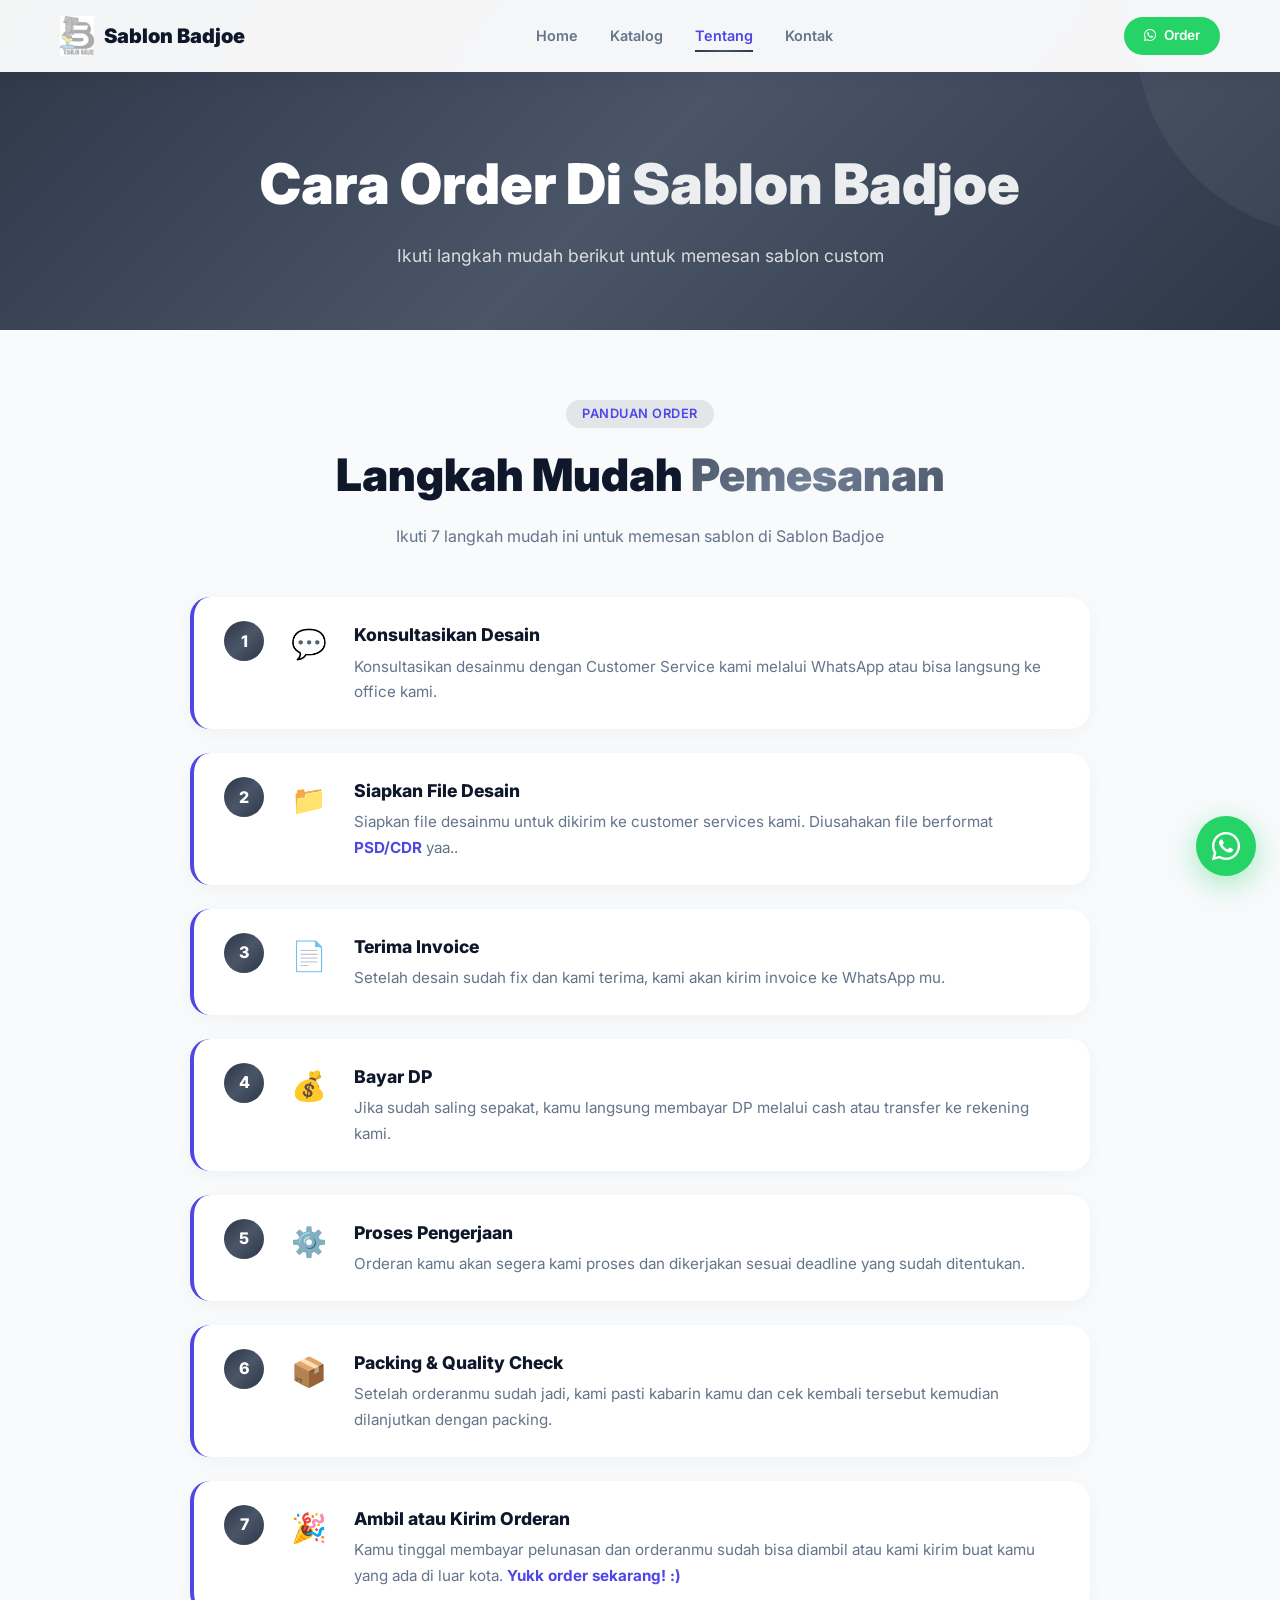
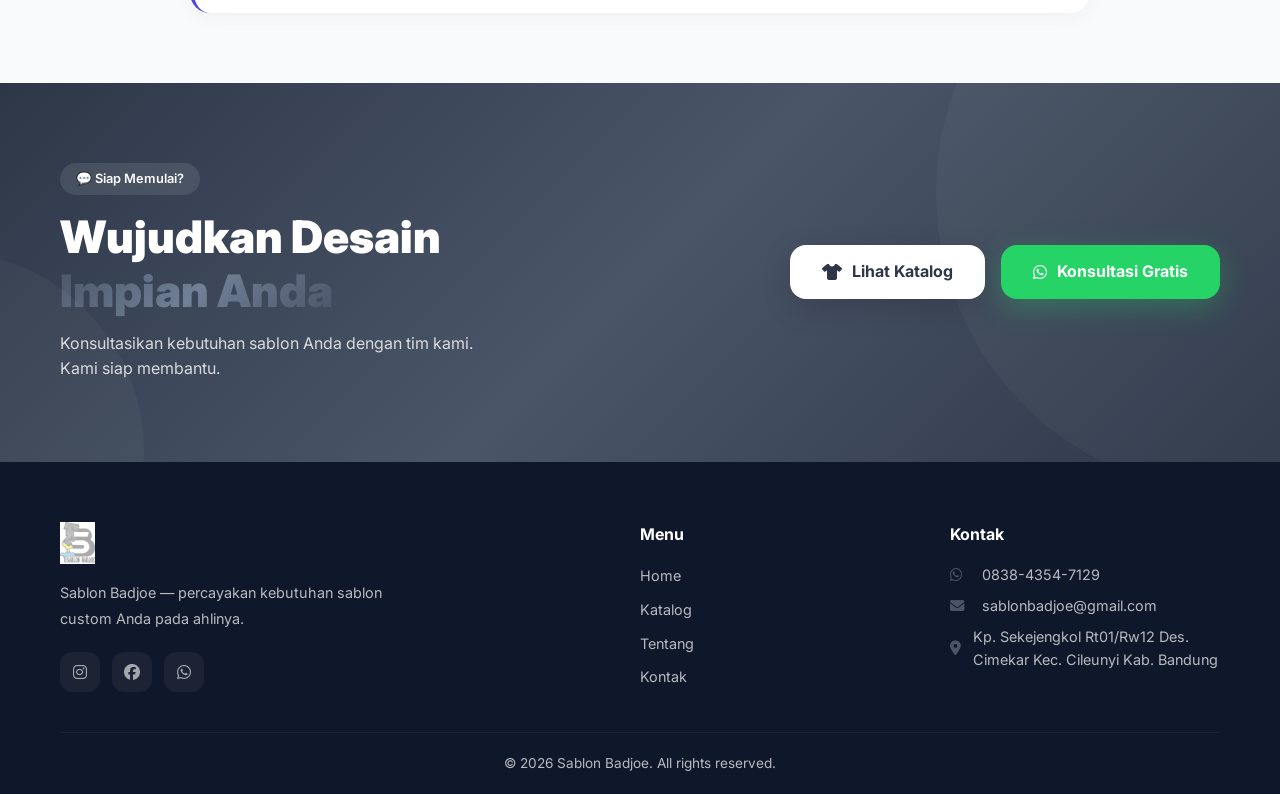
<file: tentang.html>
<!DOCTYPE html>
<html lang="id">
<head>
    <meta charset="UTF-8" />
    <meta name="viewport" content="width=device-width, initial-scale=1.0" />
    <title>Tentang - Sablon Badjoe</title>
    
    <!-- CSS Utama -->
    <link rel="stylesheet" href="css/style.css" />
    
    <!-- CSS Khusus Tentang -->
    <link rel="stylesheet" href="css/tentang.css" />
    
    <!-- Font Awesome -->
    <link rel="stylesheet" href="https://cdnjs.cloudflare.com/ajax/libs/font-awesome/6.5.1/css/all.min.css" />
    
    <!-- Google Fonts -->
    <link href="https://fonts.googleapis.com/css2?family=Inter:wght@400;500;600;700;800;900&display=swap" rel="stylesheet" />
</head>
<body>

    <!-- ====== NAVBAR ====== -->
    <nav id="navbar" class="navbar">
        <div class="container">
            <div class="navbar-brand">
                <img src="images/logo.jpeg" alt="Sablon Badjoe" class="logo-img" />
                <span>Sablon Badjoe</span>
            </div>
            <div class="navbar-menu" id="navbarMenu">
                <a href="index.html">Home</a>
                <a href="katalog.html">Katalog</a>
                <a href="tentang.html" class="active">Tentang</a>
                <a href="kontak.html">Kontak</a>
            </div>
            <div class="navbar-actions">
                <a href="https://wa.me/6283843547129" target="_blank" class="btn-wa">
                    <i class="fab fa-whatsapp"></i> <span>Order</span>
                </a>
                <button class="menu-toggle" id="menuToggle">
                    <i class="fas fa-bars"></i>
                </button>
            </div>
        </div>
    </nav>

    <!-- ====== PAGE HERO ====== -->
    <section class="page-hero">
        <div class="container">
            <h1>Cara Order Di <span class="highlight">Sablon Badjoe</span></h1>
            <p>Ikuti langkah mudah berikut untuk memesan sablon custom</p>
        </div>
    </section>

    <!-- ====== HOW TO ORDER ====== -->
    <section style="padding: 70px 0; background: #f8fafc;">
        <div class="container">
            <div class="section-header">
                <span class="section-tag">Panduan Order</span>
                <h2>Langkah Mudah <span class="highlight">Pemesanan</span></h2>
                <p>Ikuti 7 langkah mudah ini untuk memesan sablon di Sablon Badjoe</p>
            </div>

            <div class="order-steps">
                <!-- Step 1 -->
                <div class="step-card">
                    <div class="step-number">1</div>
                    <div class="step-icon">💬</div>
                    <div class="step-content">
                        <h4>Konsultasikan Desain</h4>
                        <p>Konsultasikan desainmu dengan Customer Service kami melalui WhatsApp atau bisa langsung ke office kami.</p>
                    </div>
                </div>

                <!-- Step 2 -->
                <div class="step-card">
                    <div class="step-number">2</div>
                    <div class="step-icon">📁</div>
                    <div class="step-content">
                        <h4>Siapkan File Desain</h4>
                        <p>Siapkan file desainmu untuk dikirim ke customer services kami. Diusahakan file berformat <strong>PSD/CDR</strong> yaa..</p>
                    </div>
                </div>

                <!-- Step 3 -->
                <div class="step-card">
                    <div class="step-number">3</div>
                    <div class="step-icon">📄</div>
                    <div class="step-content">
                        <h4>Terima Invoice</h4>
                        <p>Setelah desain sudah fix dan kami terima, kami akan kirim invoice ke WhatsApp mu.</p>
                    </div>
                </div>

                <!-- Step 4 -->
                <div class="step-card">
                    <div class="step-number">4</div>
                    <div class="step-icon">💰</div>
                    <div class="step-content">
                        <h4>Bayar DP</h4>
                        <p>Jika sudah saling sepakat, kamu langsung membayar DP melalui cash atau transfer ke rekening kami.</p>
                    </div>
                </div>

                <!-- Step 5 -->
                <div class="step-card">
                    <div class="step-number">5</div>
                    <div class="step-icon">⚙️</div>
                    <div class="step-content">
                        <h4>Proses Pengerjaan</h4>
                        <p>Orderan kamu akan segera kami proses dan dikerjakan sesuai deadline yang sudah ditentukan.</p>
                    </div>
                </div>

                <!-- Step 6 -->
                <div class="step-card">
                    <div class="step-number">6</div>
                    <div class="step-icon">📦</div>
                    <div class="step-content">
                        <h4>Packing & Quality Check</h4>
                        <p>Setelah orderanmu sudah jadi, kami pasti kabarin kamu dan cek kembali tersebut kemudian dilanjutkan dengan packing.</p>
                    </div>
                </div>

                <!-- Step 7 -->
                <div class="step-card">
                    <div class="step-number">7</div>
                    <div class="step-icon">🎉</div>
                    <div class="step-content">
                        <h4>Ambil atau Kirim Orderan</h4>
                        <p>Kamu tinggal membayar pelunasan dan orderanmu sudah bisa diambil atau kami kirim buat kamu yang ada di luar kota. <strong>Yukk order sekarang! :)</strong></p>
                    </div>
                </div>
            </div>
        </div>
    </section>

    <!-- ====== CTA ====== -->
    <section class="cta">
        <div class="container">
            <div class="cta-content">
                <div class="cta-text">
                    <span class="badge">💬 Siap Memulai?</span>
                    <h2>Wujudkan Desain <br /><span class="highlight">Impian Anda</span></h2>
                    <p>Konsultasikan kebutuhan sablon Anda dengan tim kami. Kami siap membantu.</p>
                </div>
                <div class="cta-buttons">
                    <a href="katalog.html" class="btn-primary">
                        <i class="fas fa-tshirt"></i> Lihat Katalog
                    </a>
                    <a href="https://wa.me/6283843547129" target="_blank" class="btn-wa-large">
                        <i class="fab fa-whatsapp"></i> Konsultasi Gratis
                    </a>
                </div>
            </div>
        </div>
    </section>

    <!-- ====== FOOTER ====== -->
    <footer class="footer">
        <div class="container">
            <div class="footer-grid">
                <div class="footer-brand">
                    <img src="images/logo.jpeg" alt="Sablon Badjoe" class="logo-img" />
                    <p>Sablon Badjoe — percayakan kebutuhan sablon custom Anda pada ahlinya.</p>
                    <div class="footer-social">
                        <a href="#"><i class="fab fa-instagram"></i></a>
                        <a href="#"><i class="fab fa-facebook"></i></a>
                        <a href="https://wa.me/6283843547129" target="_blank"><i class="fab fa-whatsapp"></i></a>
                    </div>
                </div>
                <div class="footer-menu">
                    <h4>Menu</h4>
                    <ul>
                        <li><a href="index.html">Home</a></li>
                        <li><a href="katalog.html">Katalog</a></li>
                        <li><a href="tentang.html">Tentang</a></li>
                        <li><a href="kontak.html">Kontak</a></li>
                    </ul>
                </div>
                <div class="footer-contact">
                    <h4>Kontak</h4>
                    <ul>
                        <li><i class="fab fa-whatsapp"></i> <a href="https://wa.me/6283843547129">0838-4354-7129</a></li>
                        <li><i class="fas fa-envelope"></i> sablonbadjoe@gmail.com</li>
                        <li><i class="fas fa-map-marker-alt"></i> Kp. Sekejengkol Rt01/Rw12 Des. Cimekar Kec. Cileunyi Kab. Bandung</li>
                    </ul>
                </div>
            </div>
            <div class="footer-bottom">
                <p>&copy; 2026 Sablon Badjoe. All rights reserved.</p>
            </div>
        </div>
    </footer>

    <!-- ====== FLOATING WA ====== -->
    <a href="https://wa.me/6283843547129" target="_blank" class="floating-wa">
        <i class="fab fa-whatsapp"></i>
    </a>

    <!-- ====== SCRIPTS ====== -->
    <script>
        // Navbar scroll effect
        window.addEventListener('scroll', function() {
            const navbar = document.getElementById('navbar');
            if (window.scrollY > 50) {
                navbar.classList.add('scrolled');
            } else {
                navbar.classList.remove('scrolled');
            }
        });

        // Mobile menu toggle
        document.getElementById('menuToggle').addEventListener('click', function() {
            const menu = document.getElementById('navbarMenu');
            menu.classList.toggle('open');
        });

        // Close mobile menu on link click
        document.querySelectorAll('.navbar-menu a').forEach(link => {
            link.addEventListener('click', () => {
                document.getElementById('navbarMenu').classList.remove('open');
            });
        });
    </script>
</body>
</html>
</file>
<file: css/style.css>
/* ==================== RESET & BASE ==================== */
* {
  margin: 0;
  padding: 0;
  box-sizing: border-box;
}

:root {
  --primary: #4F46E5;
  --primary-dark: #4338CA;
  --secondary: #7C3AED;
  --accent: #EC4899;
  --dark: #0F172A;
  --slate: #64748B;
  --light: #F8FAFC;
  --white: #FFFFFF;
  --gradient: linear-gradient(135deg, #2D3748, #4A5568, #2D3748);
  --gradient-hero: linear-gradient(135deg, #1A202C, #2D3748, #1A202C);
}

html {
  scroll-behavior: smooth;
}

body {
  font-family: 'Inter', -apple-system, BlinkMacSystemFont, sans-serif;
  background: var(--light);
  color: var(--dark);
  line-height: 1.6;
  overflow-x: hidden;
}

a {
  text-decoration: none;
  color: inherit;
}

ul {
  list-style: none;
}

.container {
  max-width: 1200px;
  margin: 0 auto;
  padding: 0 20px;
}

.highlight {
  background: linear-gradient(135deg, #4A5568, #718096, #4A5568);
  -webkit-background-clip: text;
  -webkit-text-fill-color: transparent;
  background-clip: text;
}

/* ==================== NAVBAR ==================== */
.navbar {
  position: fixed;
  top: 0;
  left: 0;
  right: 0;
  z-index: 1000;
  padding: 16px 0;
  transition: all 0.3s ease;
  background: rgba(255, 255, 255, 0.95);
  backdrop-filter: blur(20px);
  box-shadow: 0 2px 20px rgba(0, 0, 0, 0.06);
}

.navbar.scrolled {
  background: rgba(255, 255, 255, 1);
  box-shadow: 0 4px 30px rgba(0, 0, 0, 0.1);
  padding: 10px 0;
}

.navbar .container {
  display: flex;
  align-items: center;
  justify-content: space-between;
}

.navbar-brand {
  display: flex;
  align-items: center;
  gap: 10px;
  font-weight: 900;
  font-size: 1.25rem;
  color: var(--dark);
}

.navbar-brand .logo-img {
  height: 40px;
  width: auto;
  display: block;
}

.navbar-menu {
  display: flex;
  align-items: center;
  gap: 32px;
}

.navbar-menu a {
  font-size: 0.9rem;
  font-weight: 600;
  color: var(--slate);
  transition: all 0.3s ease;
  position: relative;
}

.navbar-menu a::after {
  content: '';
  position: absolute;
  bottom: -4px;
  left: 0;
  width: 0;
  height: 2px;
  background: var(--gradient);
  transition: width 0.3s ease;
}

.navbar-menu a:hover::after,
.navbar-menu a.active::after {
  width: 100%;
}

.navbar-menu a:hover,
.navbar-menu a.active {
  color: var(--primary);
}

.navbar-actions {
  display: flex;
  align-items: center;
  gap: 16px;
}

.btn-wa {
  display: inline-flex;
  align-items: center;
  gap: 8px;
  padding: 8px 20px;
  background: #25D366;
  color: white;
  border-radius: 100px;
  font-weight: 600;
  font-size: 0.85rem;
  transition: all 0.3s ease;
}

.btn-wa:hover {
  transform: scale(1.05);
  box-shadow: 0 8px 25px rgba(37, 211, 102, 0.4);
}

.menu-toggle {
  display: none;
  background: none;
  border: none;
  font-size: 1.5rem;
  color: var(--dark);
  cursor: pointer;
  padding: 4px;
}

/* ==================== BUTTONS ==================== */
.btn-primary {
  display: inline-flex;
  align-items: center;
  gap: 10px;
  padding: 14px 32px;
  background: var(--gradient);
  color: white;
  border-radius: 16px;
  font-weight: 700;
  font-size: 1rem;
  transition: all 0.3s ease;
  border: none;
  cursor: pointer;
  box-shadow: 0 8px 30px rgba(45, 55, 72, 0.3);
}

.btn-primary:hover {
  transform: translateY(-2px) scale(1.02);
  box-shadow: 0 12px 40px rgba(45, 55, 72, 0.4);
}

.btn-secondary {
  display: inline-flex;
  align-items: center;
  gap: 10px;
  padding: 14px 32px;
  background: transparent;
  color: white;
  border-radius: 16px;
  font-weight: 700;
  font-size: 1rem;
  transition: all 0.3s ease;
  border: 2px solid rgba(255, 255, 255, 0.3);
}

.btn-secondary:hover {
  background: rgba(255, 255, 255, 0.1);
  transform: translateY(-2px);
  border-color: rgba(255, 255, 255, 0.6);
}

.btn-wa-large {
  display: inline-flex;
  align-items: center;
  gap: 10px;
  padding: 14px 32px;
  background: #25D366;
  color: white;
  border-radius: 16px;
  font-weight: 700;
  font-size: 1rem;
  transition: all 0.3s ease;
  border: none;
  cursor: pointer;
  box-shadow: 0 8px 30px rgba(37, 211, 102, 0.3);
}

.btn-wa-large:hover {
  transform: translateY(-2px) scale(1.02);
  box-shadow: 0 12px 40px rgba(37, 211, 102, 0.4);
}

/* ==================== HERO ==================== */
.hero {
  position: relative;
  min-height: 100vh;
  display: flex;
  align-items: center;
  padding: 120px 0 80px;
  overflow: hidden;
}

/* Background Image */
.hero-bg-image {
  position: absolute;
  inset: 0;
  background-image: url('../images/background.jpeg');
  background-size: cover;
  background-position: center;
  background-repeat: no-repeat;
  z-index: 0;
}

/* Overlay gelap agar teks tetap terbaca */
.hero-overlay {
  position: absolute;
  inset: 0;
  background: rgba(15, 23, 42, 0.75);
  z-index: 1;
}

.hero-content {
  position: relative;
  z-index: 2;
  display: grid;
  grid-template-columns: 1fr 1fr;
  gap: 60px;
  align-items: center;
}

.hero-text .badge {
  display: inline-block;
  padding: 6px 16px;
  background: rgba(255, 255, 255, 0.1);
  backdrop-filter: blur(10px);
  border-radius: 100px;
  color: #FFFFFF;
  font-size: 0.8rem;
  font-weight: 600;
  margin-bottom: 20px;
}

.hero-text .badge i {
  color: #FFFFFF;
}

.hero-text h1 {
  font-size: 3.8rem;
  font-weight: 900;
  color: #FFFFFF;
  line-height: 1.1;
  margin-bottom: 20px;
}

/* Warna highlight diubah jadi gradien abu-abu */
.hero-text h1 .highlight {
  background: linear-gradient(135deg, #CBD5E0, #E2E8F0, #CBD5E0);
  -webkit-background-clip: text;
  -webkit-text-fill-color: transparent;
  background-clip: text;
}

.hero-text p {
  font-size: 1.1rem;
  color: #FFFFFF;
  max-width: 500px;
  margin-bottom: 32px;
  line-height: 1.8;
}

.hero-buttons {
  display: flex;
  gap: 16px;
  flex-wrap: wrap;
  margin-bottom: 40px;
}

.hero-stats {
  display: flex;
  gap: 48px;
}

.hero-stats .stat {
  display: flex;
  flex-direction: column;
}

.hero-stats .stat .number {
  font-size: 2rem;
  font-weight: 900;
  color: #FFFFFF;
}

.hero-stats .stat .label {
  font-size: 0.85rem;
  color: rgba(255, 255, 255, 0.7);
}

.hero-image {
  display: flex;
  justify-content: center;
}

.hero-image-wrapper {
  position: relative;
  width: 100%;
  max-width: 450px;
}

.hero-image-placeholder {
  width: 100%;
  aspect-ratio: 1;
  background: rgba(255, 255, 255, 0.08);
  backdrop-filter: blur(20px);
  border-radius: 30px;
  display: flex;
  align-items: center;
  justify-content: center;
  border: 2px solid rgba(255, 255, 255, 0.08);
}

.hero-image-placeholder img {
  width: 400px;
  height: 500px;
  border-radius: 30px;
  object-fit: contain;
  display: block;
  background: rgba(255, 255, 255, 0.03);
  padding: 10px;
}

.floating-badge {
  position: absolute;
  background: rgba(255, 255, 255, 0.95);
  backdrop-filter: blur(20px);
  padding: 12px 20px;
  border-radius: 16px;
  box-shadow: 0 20px 60px rgba(0, 0, 0, 0.15);
  font-weight: 700;
  font-size: 0.9rem;
  color: var(--dark);
  animation: float 6s ease-in-out infinite;
}

.floating-badge i {
  color: var(--primary);
}

.badge-1 {
  top: 10%;
  right: -10%;
  animation-delay: 0s;
}

.badge-2 {
  bottom: 10%;
  left: -10%;
  animation-delay: 2s;
}

@keyframes float {
  0%,
  100% {
    transform: translateY(0px);
  }
  50% {
    transform: translateY(-15px);
  }
}

/* ==================== SECTION HEADER ==================== */
.section-header {
  text-align: center;
  margin-bottom: 48px;
}

.section-tag {
  display: inline-block;
  padding: 4px 16px;
  background: rgba(45, 55, 72, 0.1);
  color: var(--primary);
  border-radius: 100px;
  font-size: 0.8rem;
  font-weight: 600;
  text-transform: uppercase;
  letter-spacing: 0.5px;
  margin-bottom: 12px;
}

.section-header h2 {
  font-size: 2.8rem;
  font-weight: 900;
  color: var(--dark);
  margin-bottom: 12px;
}

.section-header p {
  color: var(--slate);
  max-width: 500px;
  margin: 0 auto;
}

/* ==================== FEATURES ==================== */
.features {
  padding: 80px 0;
  background: white;
}

.features-grid {
  display: grid;
  grid-template-columns: repeat(3, 1fr);
  gap: 30px;
}

.feature-card {
  padding: 36px;
  background: var(--light);
  border-radius: 24px;
  transition: all 0.3s ease;
  border: 1px solid transparent;
}

.feature-card:hover {
  transform: translateY(-8px);
  border-color: rgba(45, 55, 72, 0.15);
  box-shadow: 0 20px 60px rgba(0, 0, 0, 0.06);
}

.feature-icon {
  font-size: 2.5rem;
  margin-bottom: 16px;
}

.feature-card h4 {
  font-size: 1.2rem;
  font-weight: 800;
  margin-bottom: 8px;
}

.feature-card p {
  color: var(--slate);
  font-size: 0.95rem;
  line-height: 1.7;
  margin-bottom: 16px;
}

.feature-tag {
  display: inline-block;
  padding: 4px 12px;
  background: rgba(45, 55, 72, 0.1);
  color: var(--primary);
  border-radius: 100px;
  font-size: 0.75rem;
  font-weight: 600;
}

/* ==================== CTA ==================== */
.cta {
  padding: 80px 0;
  background: var(--gradient);
  position: relative;
  overflow: hidden;
}

.cta::before {
  content: '';
  position: absolute;
  top: -50%;
  right: -20%;
  width: 600px;
  height: 600px;
  background: rgba(255, 255, 255, 0.03);
  border-radius: 50%;
}

.cta::after {
  content: '';
  position: absolute;
  bottom: -50%;
  left: -20%;
  width: 400px;
  height: 400px;
  background: rgba(255, 255, 255, 0.03);
  border-radius: 50%;
}

.cta-content {
  position: relative;
  display: flex;
  align-items: center;
  justify-content: space-between;
  gap: 40px;
}

.cta-text .badge {
  display: inline-block;
  padding: 6px 16px;
  background: rgba(255, 255, 255, 0.1);
  backdrop-filter: blur(10px);
  border-radius: 100px;
  color: white;
  font-size: 0.8rem;
  font-weight: 600;
  margin-bottom: 16px;
}

.cta-text h2 {
  font-size: 2.8rem;
  font-weight: 900;
  color: white;
  line-height: 1.2;
  margin-bottom: 12px;
}

.cta-text p {
  color: rgba(255, 255, 255, 0.8);
  max-width: 450px;
}

.cta-buttons {
  display: flex;
  gap: 16px;
  flex-wrap: wrap;
  flex-shrink: 0;
}

.cta-buttons .btn-primary {
  background: white;
  color: #2D3748;
  box-shadow: 0 8px 30px rgba(0, 0, 0, 0.15);
}

.cta-buttons .btn-primary:hover {
  box-shadow: 0 12px 40px rgba(0, 0, 0, 0.2);
}

.cta-buttons .btn-wa-large {
  background: #25D366;
  color: white;
}

/* ==================== FOOTER ==================== */
.footer {
  background: var(--dark);
  color: rgba(255, 255, 255, 0.7);
  padding: 60px 0 20px;
}

.footer-grid {
  display: grid;
  grid-template-columns: 2fr 1fr 1fr;
  gap: 40px;
  margin-bottom: 40px;
}

.footer-brand .logo-img {
  height: 42px;
  width: auto;
  display: block;
  margin-bottom: 12px;
}

.footer-brand p {
  margin: 16px 0 20px;
  max-width: 350px;
  font-size: 0.9rem;
  line-height: 1.8;
}

.footer-social {
  display: flex;
  gap: 12px;
}

.footer-social a {
  width: 40px;
  height: 40px;
  background: rgba(255, 255, 255, 0.05);
  border-radius: 12px;
  display: flex;
  align-items: center;
  justify-content: center;
  transition: all 0.3s ease;
  color: rgba(255, 255, 255, 0.6);
}

.footer-social a:hover {
  background: rgba(255, 255, 255, 0.1);
  color: white;
  transform: translateY(-2px);
}

.footer h4 {
  color: white;
  font-weight: 700;
  margin-bottom: 16px;
}

.footer-menu ul,
.footer-contact ul {
  display: flex;
  flex-direction: column;
  gap: 8px;
}

.footer-menu a {
  transition: all 0.3s ease;
  font-size: 0.9rem;
}

.footer-menu a:hover {
  color: white;
}

.footer-contact li {
  display: flex;
  align-items: center;
  gap: 12px;
  font-size: 0.9rem;
}

.footer-contact li i {
  width: 20px;
  color: #4A5568;
}

.footer-bottom {
  border-top: 1px solid rgba(255, 255, 255, 0.05);
  padding-top: 20px;
  text-align: center;
  font-size: 0.85rem;
}

/* ==================== FLOATING WA ==================== */
.floating-wa {
  position: fixed;
  bottom: 24px;
  right: 24px;
  z-index: 999;
  width: 60px;
  height: 60px;
  background: #25D366;
  color: white;
  border-radius: 50%;
  display: flex;
  align-items: center;
  justify-content: center;
  font-size: 2rem;
  box-shadow: 0 8px 30px rgba(37, 211, 102, 0.4);
  transition: all 0.3s ease;
  animation: bounce 2s infinite;
}

.floating-wa:hover {
  transform: scale(1.1);
}

@keyframes bounce {
  0%,
  100% {
    transform: translateY(0);
  }
  50% {
    transform: translateY(-10px);
  }
}

/* ==================== PAGE HERO (Tentang) ==================== */
.page-hero {
  padding: 140px 0 60px;
  background: var(--gradient-hero);
  text-align: center;
  color: white;
  position: relative;
  overflow: hidden;
}

.page-hero::before {
  content: '';
  position: absolute;
  top: -50%;
  right: -20%;
  width: 400px;
  height: 400px;
  background: rgba(255, 255, 255, 0.03);
  border-radius: 50%;
}

.page-hero h1 {
  font-size: 3.5rem;
  font-weight: 900;
  margin-bottom: 12px;
  position: relative;
}

.page-hero h1 .highlight {
  background: rgba(255, 255, 255, 0.9);
  -webkit-background-clip: text;
  -webkit-text-fill-color: transparent;
  background-clip: text;
}

.page-hero p {
  font-size: 1.1rem;
  color: rgba(255, 255, 255, 0.8);
  position: relative;
}

/* ==================== RESPONSIVE ==================== */
@media (max-width: 1024px) {
  .hero-content {
    grid-template-columns: 1fr;
    text-align: center;
  }

  .hero-text p {
    margin: 0 auto 32px;
  }

  .hero-buttons {
    justify-content: center;
  }

  .hero-stats {
    justify-content: center;
  }

  .hero-image-placeholder img {
    width: 220px;
    height: 220px;
  }

  .features-grid {
    grid-template-columns: repeat(2, 1fr);
  }

  .footer-grid {
    grid-template-columns: 1fr 1fr;
    gap: 30px;
  }
}

@media (max-width: 768px) {
  .menu-toggle {
    display: block;
  }

  .navbar-menu {
    display: none;
    position: absolute;
    top: 100%;
    left: 0;
    right: 0;
    background: white;
    padding: 20px;
    flex-direction: column;
    gap: 16px;
    box-shadow: 0 20px 60px rgba(0, 0, 0, 0.1);
    border-radius: 0 0 20px 20px;
  }

  .navbar-menu.open {
    display: flex;
  }

  .hero-text h1 {
    font-size: 2.8rem;
  }

  .hero-stats {
    gap: 24px;
    flex-wrap: wrap;
  }

  .hero-image-placeholder img {
    width: 180px;
    height: 180px;
  }

  .features-grid {
    grid-template-columns: 1fr;
  }

  .cta-content {
    flex-direction: column;
    text-align: center;
  }

  .cta-text p {
    margin: 0 auto;
  }

  .cta-buttons {
    justify-content: center;
  }

  .footer-grid {
    grid-template-columns: 1fr;
    text-align: center;
  }

  .footer-brand p {
    margin: 16px auto 20px;
  }

  .footer-social {
    justify-content: center;
  }

  .footer-contact li {
    justify-content: center;
  }

  .section-header h2 {
    font-size: 2rem;
  }
  
  .page-hero h1 {
    font-size: 2.5rem;
  }
}

@media (max-width: 480px) {
  .hero-text h1 {
    font-size: 2.2rem;
  }

  .hero-buttons .btn-primary,
  .hero-buttons .btn-secondary {
    width: 100%;
    justify-content: center;
  }

  .floating-badge {
    display: none;
  }

  .hero-image-placeholder {
    font-size: 6rem;
  }

  .hero-image-placeholder img {
    width: 140px;
    height: 140px;
    border-radius: 16px;
  }

  .btn-wa {
    padding: 6px 14px;
    font-size: 0.75rem;
  }

  .btn-wa span {
    display: none;
  }

  .cta-buttons .btn-primary,
  .cta-buttons .btn-wa-large {
    width: 100%;
    justify-content: center;
  }
  
  .page-hero h1 {
    font-size: 2rem;
  }
}
</file>
<file: css/katalog.css>
/* ==================== CATALOG PAGE ==================== */

/* CATALOG FILTER */
.catalog-filter {
    padding: 30px 0;
    background: white;
    border-bottom: 1px solid #e2e8f0;
}

.filter-wrapper {
    display: flex;
    flex-direction: column;
    gap: 20px;
}

.search-box {
    position: relative;
    max-width: 400px;
}

.search-box i {
    position: absolute;
    left: 16px;
    top: 50%;
    transform: translateY(-50%);
    color: #94a3b8;
}

.search-box input {
    width: 100%;
    padding: 12px 16px 12px 44px;
    border: 2px solid #e2e8f0;
    border-radius: 12px;
    font-size: 0.95rem;
    outline: none;
    transition: all 0.3s ease;
    background: white;
}

.search-box input:focus {
    border-color: #4F46E5;
    box-shadow: 0 0 0 4px rgba(79, 70, 229, 0.1);
}

.search-box input::placeholder {
    color: #94a3b8;
}

.filter-buttons {
    display: flex;
    gap: 10px;
    flex-wrap: wrap;
}

.filter-btn {
    padding: 8px 20px;
    border: 2px solid #e2e8f0;
    border-radius: 100px;
    background: transparent;
    font-weight: 600;
    font-size: 0.85rem;
    color: #64748b;
    cursor: pointer;
    transition: all 0.3s ease;
}

.filter-btn:hover {
    border-color: #4F46E5;
    color: #4F46E5;
}

.filter-btn.active {
    background: linear-gradient(135deg, #4F46E5, #7C3AED, #EC4899);
    color: white;
    border-color: transparent;
}

/* CATALOG PRODUCTS */
.catalog-products {
    padding: 40px 0 80px;
}

.products-grid {
    display: grid;
    grid-template-columns: repeat(4, 1fr);
    gap: 24px;
}

.product-card {
    background: white;
    border-radius: 20px;
    overflow: hidden;
    box-shadow: 0 4px 20px rgba(0, 0, 0, 0.04);
    transition: all 0.3s ease;
    cursor: pointer;
}

.product-card:hover {
    transform: translateY(-8px);
    box-shadow: 0 20px 60px rgba(0, 0, 0, 0.1);
}

.product-image {
    height: 200px;
    background: #f8fafc;
    display: flex;
    align-items: center;
    justify-content: center;
    font-size: 4rem;
}

/* Gaya Gambar di Kotak Depan */
.card-img {
    width: 100%;
    height: 220px;
    object-fit: contain;
    background: #f8fafc;
}

.product-info {
    padding: 20px;
}

.product-info h4 {
    font-weight: 700;
    font-size: 1rem;
    margin-bottom: 4px;
    color: #0f172a;
}

.product-info .price {
    color: #4F46E5;
    font-weight: 800;
    font-size: 1.1rem;
}

.product-info .desc {
    color: #64748b;
    font-size: 0.85rem;
    margin: 8px 0 12px;
    display: -webkit-box;
    -webkit-line-clamp: 2;
    -webkit-box-orient: vertical;
    overflow: hidden;
}

.product-info .btn-order {
    display: inline-flex;
    align-items: center;
    gap: 8px;
    padding: 8px 16px;
    background: #25D366;
    color: white;
    border-radius: 12px;
    font-weight: 600;
    font-size: 0.85rem;
    transition: all 0.3s ease;
    border: none;
    cursor: pointer;
}

.product-info .btn-order:hover {
    transform: scale(1.05);
    box-shadow: 0 4px 15px rgba(37, 211, 102, 0.3);
}

/* ==================== KATALOG & MODAL STYLES ==================== */

/* Gaya Khusus untuk Modal/Popup Detail Produk */
.modal {
    display: none; 
    position: fixed; 
    z-index: 9999; 
    left: 0; 
    top: 0; 
    width: 100%; 
    height: 100%; 
    overflow: auto; 
    background-color: rgba(0, 0, 0, 0.7); 
    backdrop-filter: blur(4px);
}

.modal-content {
    background-color: #fff;
    margin: 5% auto;
    padding: 24px;
    border-radius: 12px;
    width: 90%;
    max-width: 600px;
    position: relative;
    animation: fadeIn 0.3s ease;
}

@keyframes fadeIn {
    from { opacity: 0; transform: translateY(-20px); }
    to { opacity: 1; transform: translateY(0); }
}

.close-btn {
    position: absolute;
    right: 20px;
    top: 15px;
    color: #94a3b8;
    font-size: 32px;
    font-weight: bold;
    cursor: pointer;
    transition: 0.2s;
}

.close-btn:hover {
    color: #0f172a;
}

/* Gaya Gambar saat di Pop-up */
.modal-image img {
    width: 100%;
    max-height: 70vh; 
    object-fit: contain;
    border-radius: 8px;
    margin-bottom: 16px;
    background: #f8fafc;
    border: 1px solid #e2e8f0;
}

.modal-content h3 {
    margin-top: 0;
    margin-bottom: 8px;
    font-size: 1.5rem;
    color: #0f172a;
}

.modal-content .price {
    font-size: 1.25rem;
    font-weight: 700;
    color: #2563eb;
    margin-bottom: 16px;
}

.modal-content p {
    color: #475569;
    line-height: 1.6;
    margin-bottom: 16px;
}

.modal-content ul {
    color: #475569;
    line-height: 1.6;
    margin-bottom: 16px;
    padding-left: 20px;
}

.modal-content h4 {
    margin-bottom: 8px;
    color: #0f172a;
}

.modal-content .btn-order {
    width: 100%;
    padding: 14px;
    font-size: 1.1rem;
    display: block;
    text-align: center;
    margin-top: 20px;
}

/* ==================== RESPONSIVE KATALOG ==================== */
@media (max-width: 1024px) {
    .products-grid {
        grid-template-columns: repeat(2, 1fr);
    }
}

@media (max-width: 768px) {
    .filter-wrapper {
        gap: 16px;
    }
    
    .search-box {
        max-width: 100%;
    }
    
    .filter-buttons {
        justify-content: center;
    }
}

@media (max-width: 600px) {
    .products-grid {
        grid-template-columns: 1fr;
        max-width: 400px;
        margin: 0 auto;
    }
    
    .filter-btn {
        padding: 6px 14px;
        font-size: 0.75rem;
    }
    
    .filter-buttons {
        gap: 8px;
    }
}
</file>
<file: css/kontak.css>
/* ==================== KONTAK PAGE ==================== */

/* CONTACT GRID */
.contact-grid {
    display: grid;
    grid-template-columns: 1fr 1fr;
    gap: 50px;
    align-items: start;
}

.contact-info-list {
    display: flex;
    flex-direction: column;
    gap: 20px;
}

/* CONTACT ITEMS */
.contact-item {
    display: flex;
    align-items: center;
    gap: 16px;
    background: #f8fafc;
    padding: 16px 20px;
    border-radius: 16px;
    transition: all 0.3s ease;
    border: 1px solid transparent;
}

.contact-item:hover {
    background: #f1f5f9;
    border-color: #e2e8f0;
    transform: translateX(4px);
}

.contact-item .icon-box {
    width: 48px;
    height: 48px;
    border-radius: 14px;
    display: flex;
    align-items: center;
    justify-content: center;
    color: white;
    font-size: 1.3rem;
    flex-shrink: 0;
}

.contact-item .info h4 {
    font-weight: 700;
    font-size: 0.95rem;
    margin-bottom: 2px;
    color: #0f172a;
}

.contact-item .info p,
.contact-item .info a {
    font-size: 0.9rem;
    color: #334155;
    text-decoration: none;
}

.contact-item .info a:hover {
    color: #4f46e5;
}

.contact-item .info .small {
    font-size: 0.75rem;
    color: #94a3b8;
}

/* FORM CARD */
.form-card {
    background: white;
    padding: 32px;
    border-radius: 24px;
    box-shadow: 0 4px 20px rgba(0, 0, 0, 0.04);
    border: 1px solid #e2e8f0;
}

.form-card h3 {
    font-size: 1.5rem;
    font-weight: 800;
    margin-bottom: 6px;
    color: #0f172a;
}

.form-card p.sub {
    color: #64748b;
    margin-bottom: 24px;
}

/* FORM GROUP */
.form-group {
    margin-bottom: 18px;
}

.form-group label {
    display: block;
    font-weight: 600;
    font-size: 0.9rem;
    margin-bottom: 6px;
    color: #0f172a;
}

.form-group input,
.form-group textarea {
    width: 100%;
    padding: 12px 16px;
    border: 2px solid #e2e8f0;
    border-radius: 12px;
    font-size: 0.95rem;
    outline: none;
    transition: all 0.3s ease;
    font-family: inherit;
    background: white;
    color: #0f172a;
}

.form-group input:focus,
.form-group textarea:focus {
    border-color: #4f46e5;
    box-shadow: 0 0 0 4px rgba(79, 70, 229, 0.08);
}

.form-group input::placeholder,
.form-group textarea::placeholder {
    color: #94a3b8;
}

/* SUBMIT BUTTON */
.btn-submit {
    width: 100%;
    justify-content: center;
    padding: 14px !important;
}

/* ==================== RESPONSIVE ==================== */
@media (max-width: 900px) {
    .contact-grid {
        grid-template-columns: 1fr;
        gap: 40px;
    }
}

@media (max-width: 600px) {
    .contact-item {
        flex-direction: column;
        text-align: center;
        padding: 20px;
    }

    .contact-item .info {
        text-align: center;
    }

    .form-card {
        padding: 20px;
    }
}
</file>
<file: css/tentang.css>
/* ==================== TENTANG PAGE ==================== */

/* Page Hero */
.page-hero {
    padding: 140px 0 60px;
    background: var(--gradient);
    text-align: center;
    color: white;
    position: relative;
    overflow: hidden;
}

.page-hero::before {
    content: '';
    position: absolute;
    top: -50%;
    right: -20%;
    width: 400px;
    height: 400px;
    background: rgba(255, 255, 255, 0.05);
    border-radius: 50%;
}

.page-hero h1 {
    font-size: 3.5rem;
    font-weight: 900;
    margin-bottom: 12px;
    position: relative;
}

.page-hero h1 .highlight {
    background: rgba(255, 255, 255, 0.9);
    -webkit-background-clip: text;
    -webkit-text-fill-color: transparent;
    background-clip: text;
}

.page-hero p {
    font-size: 1.1rem;
    color: rgba(255, 255, 255, 0.8);
    position: relative;
}

/* ===== ORDER STEPS ===== */
.order-steps {
    display: flex;
    flex-direction: column;
    gap: 24px;
    max-width: 900px;
    margin: 0 auto;
}

.step-card {
    display: flex;
    align-items: flex-start;
    gap: 20px;
    background: white;
    padding: 24px 30px;
    border-radius: 20px;
    box-shadow: 0 4px 20px rgba(0, 0, 0, 0.04);
    transition: all 0.3s ease;
    border-left: 4px solid var(--primary);
    position: relative;
}

.step-card:hover {
    transform: translateX(8px);
    box-shadow: 0 12px 40px rgba(79, 70, 229, 0.1);
}

.step-number {
    flex-shrink: 0;
    width: 40px;
    height: 40px;
    background: var(--gradient);
    color: white;
    border-radius: 50%;
    display: flex;
    align-items: center;
    justify-content: center;
    font-weight: 800;
    font-size: 1rem;
}

.step-icon {
    flex-shrink: 0;
    font-size: 1.8rem;
    width: 50px;
    text-align: center;
}

.step-content h4 {
    font-size: 1.1rem;
    font-weight: 800;
    margin-bottom: 4px;
    color: var(--dark);
}

.step-content p {
    color: var(--slate);
    font-size: 0.95rem;
    line-height: 1.7;
    margin: 0;
}

.step-content p strong {
    color: var(--primary);
}

/* ===== RESPONSIVE ===== */
@media (max-width: 1024px) {
    .page-hero h1 {
        font-size: 2.8rem;
    }
}

@media (max-width: 768px) {
    .page-hero h1 {
        font-size: 2.5rem;
    }
    
    .step-card {
        flex-wrap: wrap;
        padding: 20px;
    }
    
    .step-number {
        width: 36px;
        height: 36px;
        font-size: 0.9rem;
    }
    
    .step-icon {
        font-size: 1.5rem;
        width: 40px;
    }
}

@media (max-width: 480px) {
    .page-hero h1 {
        font-size: 2rem;
    }
    
    .step-card {
        padding: 16px;
        gap: 12px;
    }
    
    .step-content h4 {
        font-size: 1rem;
    }
    
    .step-content p {
        font-size: 0.85rem;
    }
}
</file>
